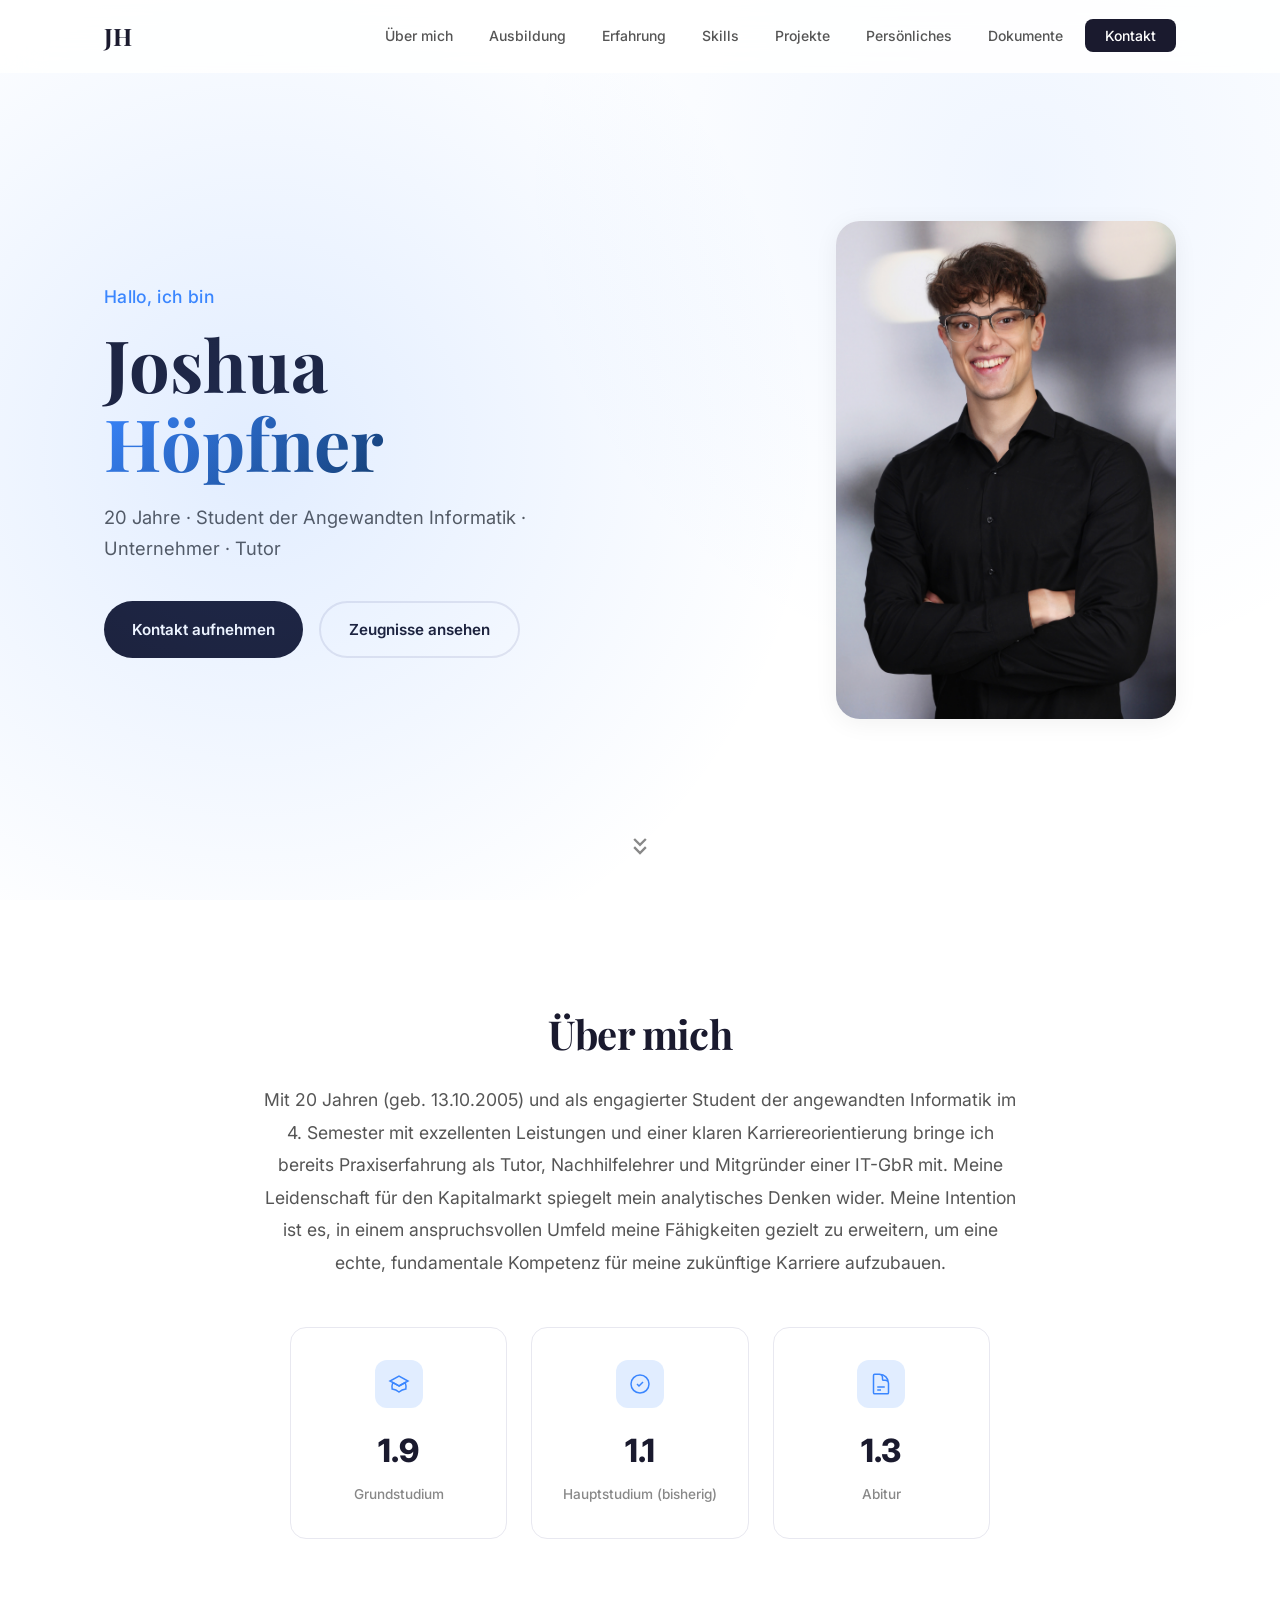
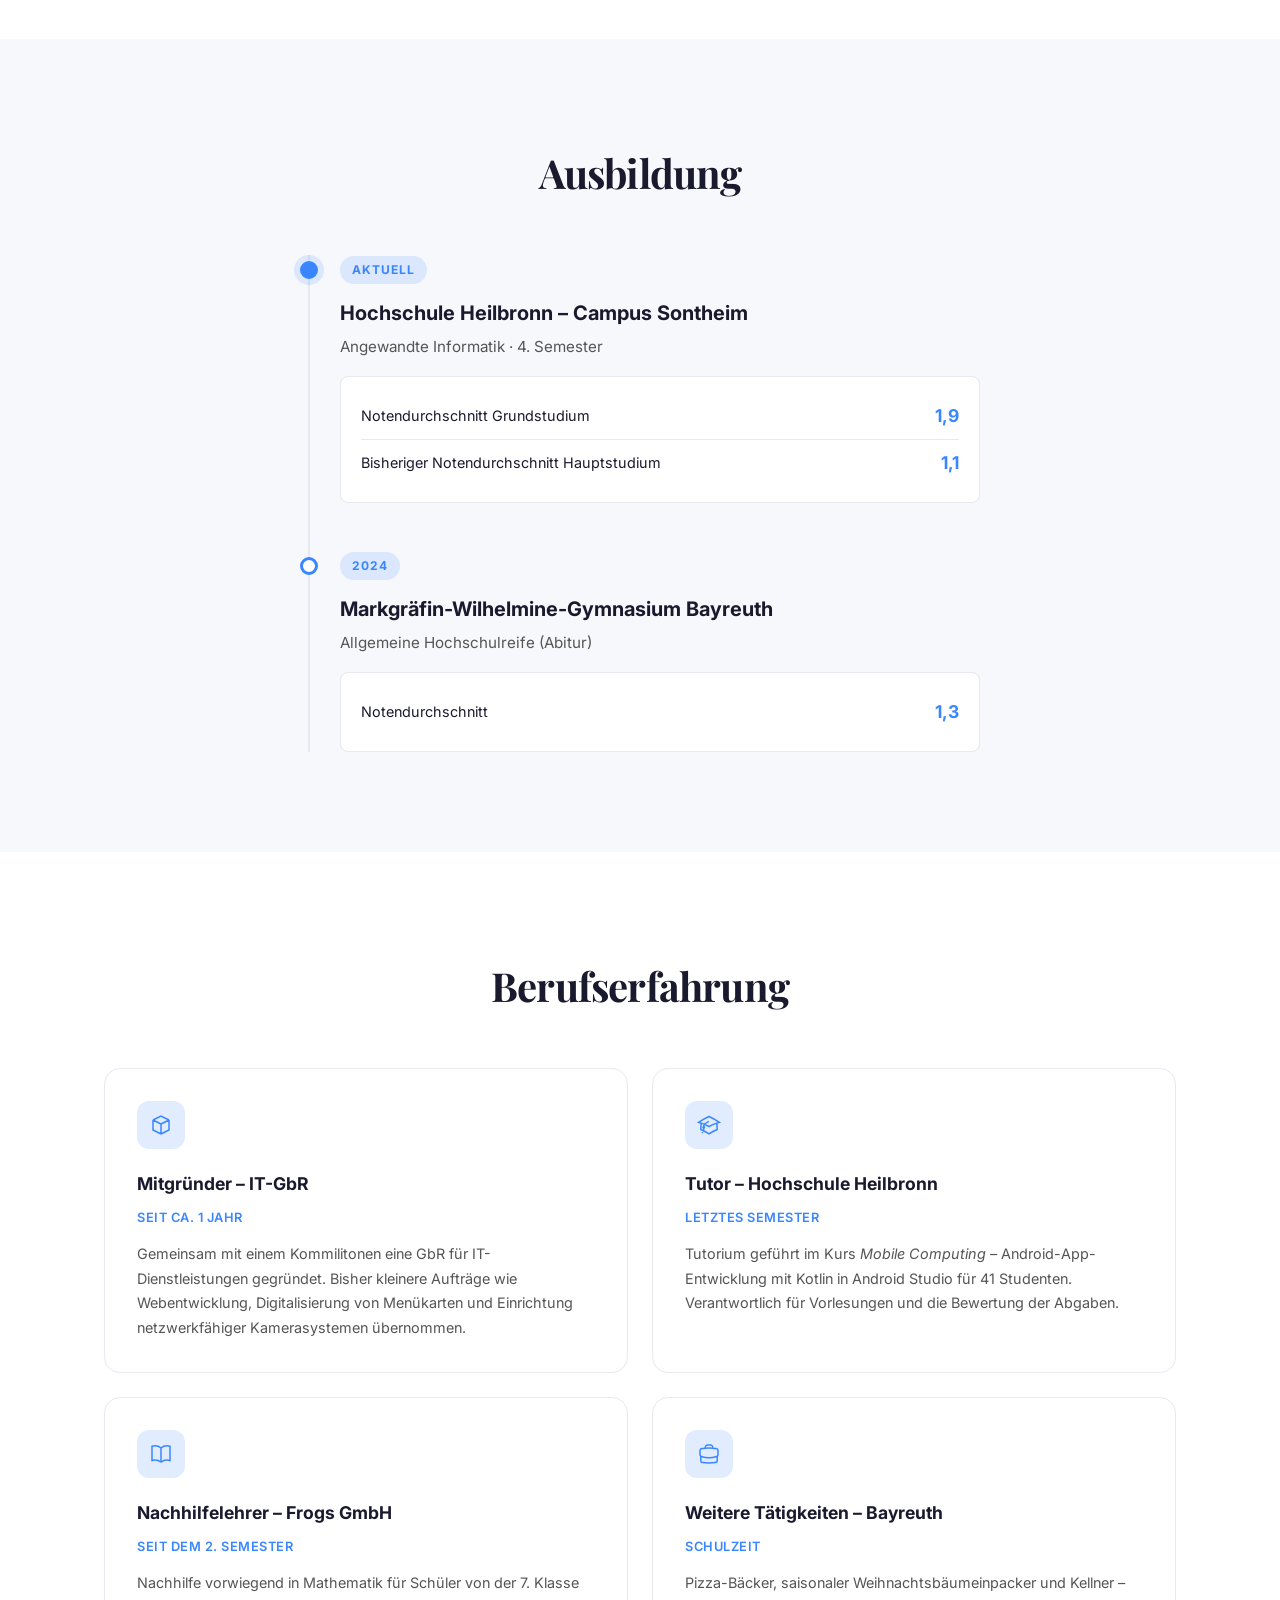
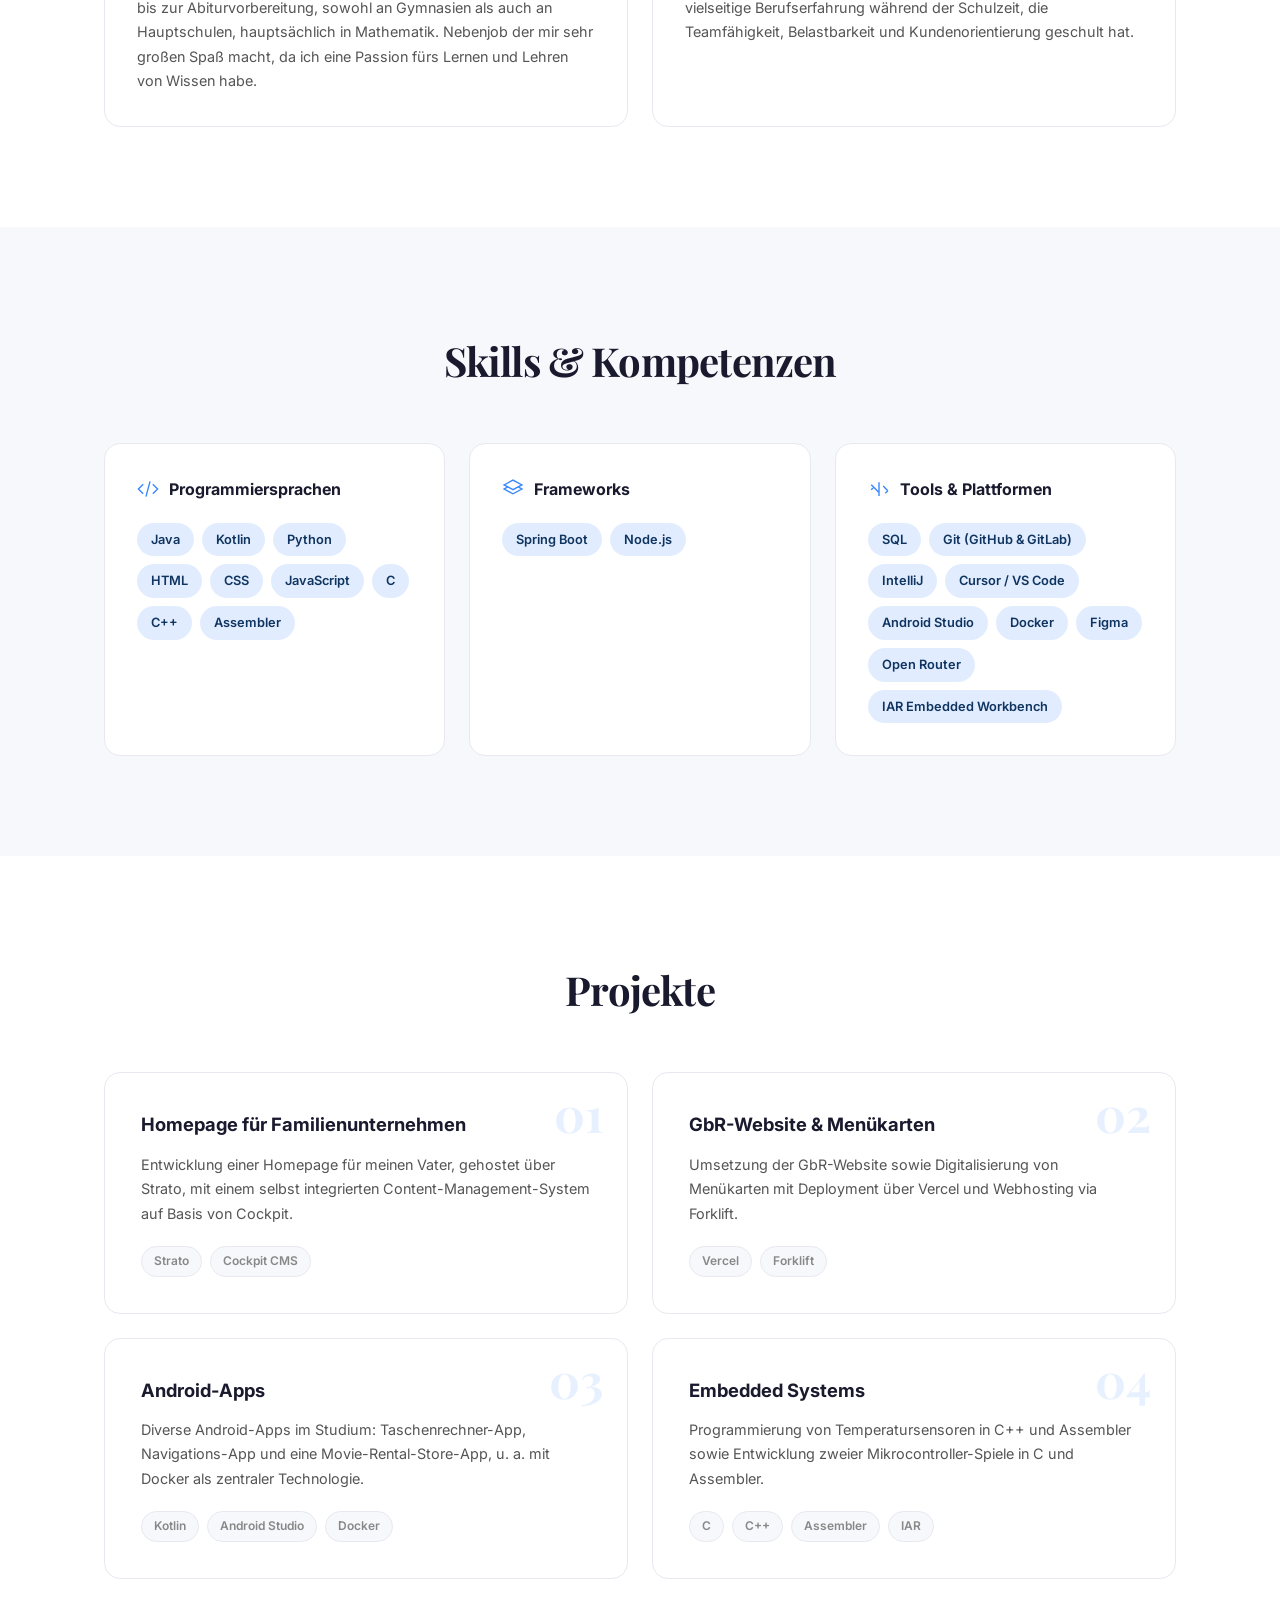
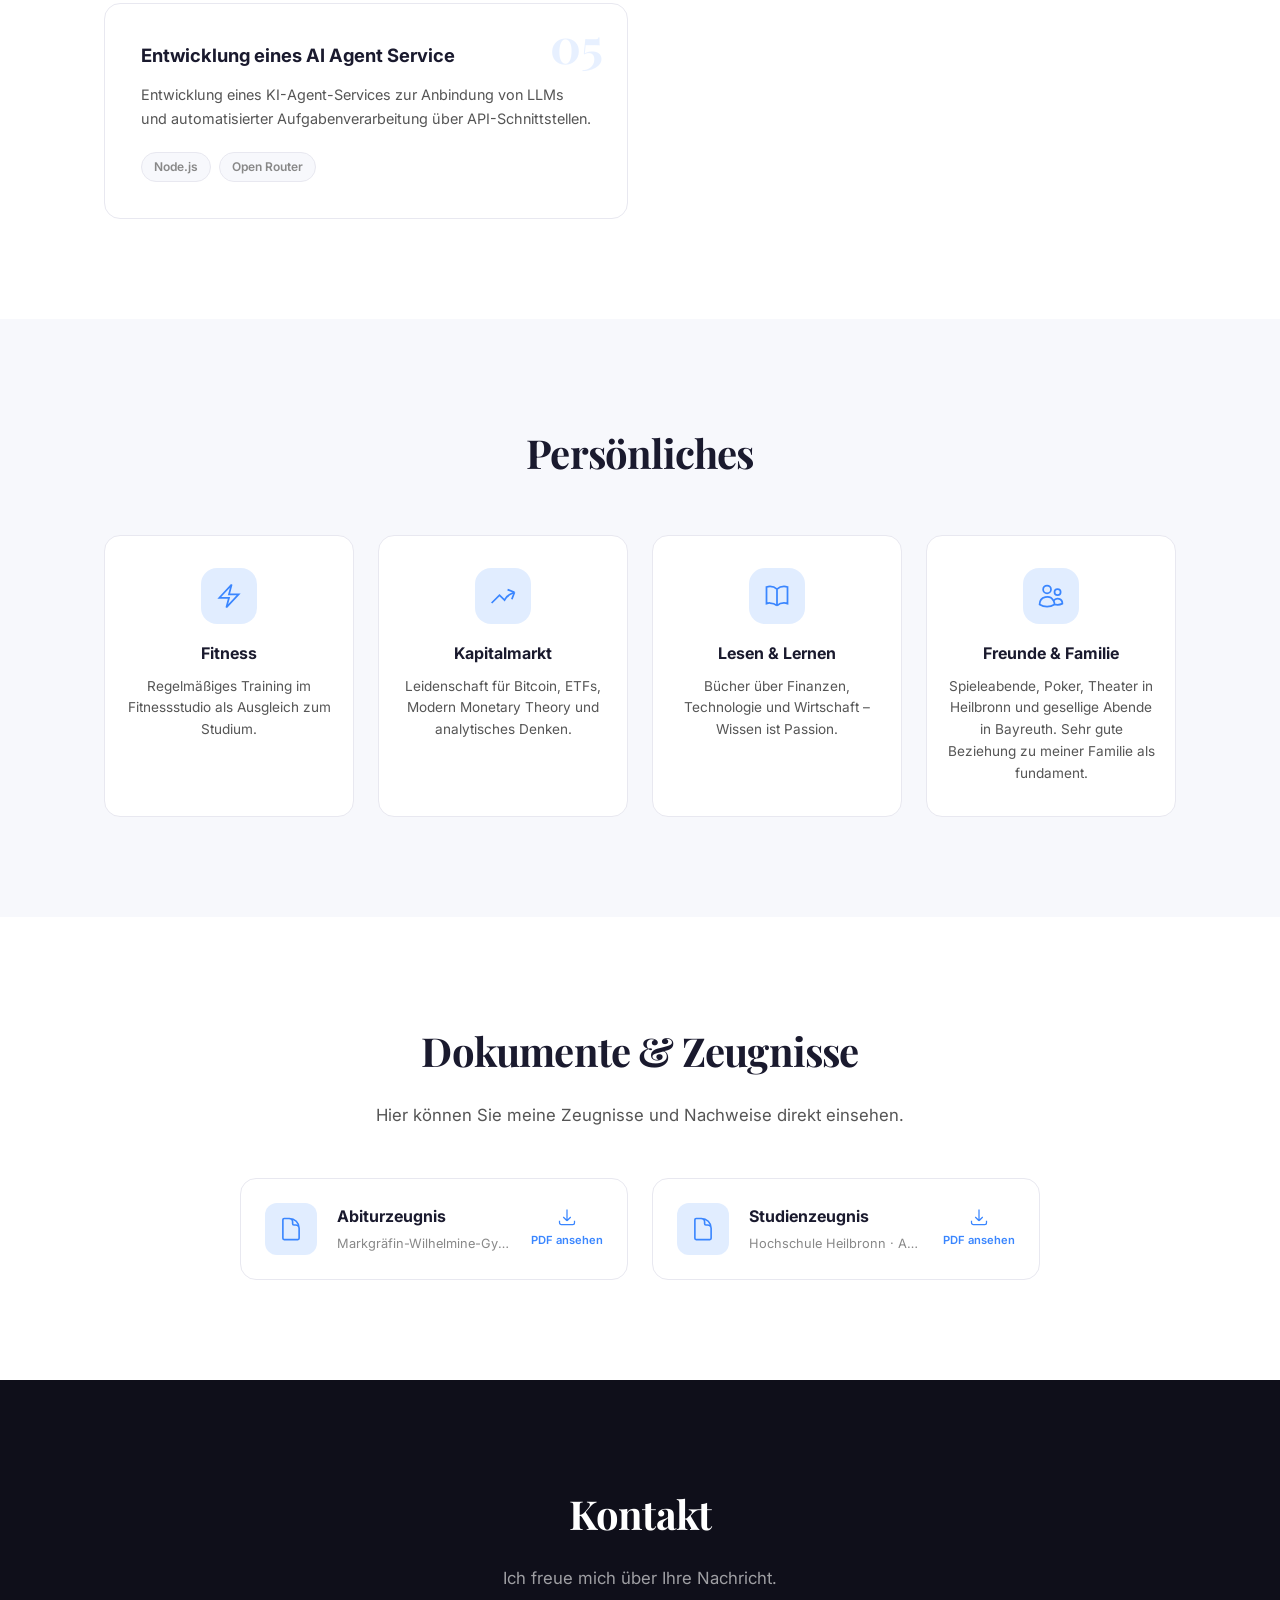
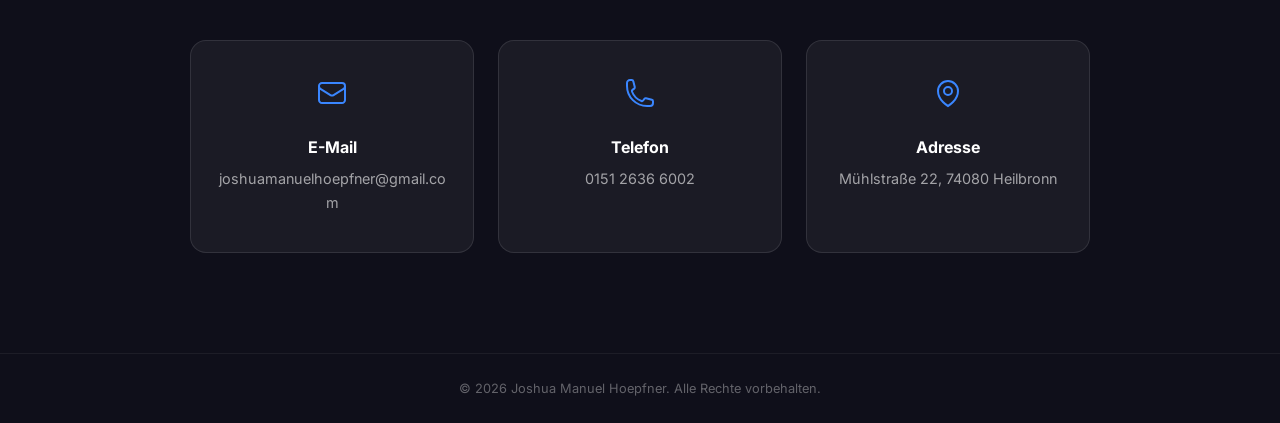
<file: index.html>
<!DOCTYPE html>
<html lang="de">
<head>
    <meta charset="UTF-8">
    <meta name="viewport" content="width=device-width, initial-scale=1.0">
    <title>CV – Joshua Höpfner</title>
    <link rel="stylesheet" href="style.css">
    <link rel="preconnect" href="https://fonts.googleapis.com">
    <link rel="preconnect" href="https://fonts.gstatic.com" crossorigin>
    <link href="https://fonts.googleapis.com/css2?family=Inter:wght@300;400;500;600;700;800&family=Playfair+Display:wght@600;700&display=swap" rel="stylesheet">
</head>
<body>
    <!-- Navigation -->
    <nav class="navbar" id="navbar">
        <div class="nav-container">
            <a href="#hero" class="nav-logo">JH</a>
            <button class="nav-toggle" id="navToggle" aria-label="Menü öffnen">
                <span></span>
                <span></span>
                <span></span>
            </button>
            <ul class="nav-links" id="navLinks">
                <li><a href="#ueber-mich">Über mich</a></li>
                <li><a href="#ausbildung">Ausbildung</a></li>
                <li><a href="#erfahrung">Erfahrung</a></li>
                <li><a href="#skills">Skills</a></li>
                <li><a href="#projekte">Projekte</a></li>
                <li><a href="#persoenliches">Persönliches</a></li>
                <li><a href="#dokumente">Dokumente</a></li>
                <li><a href="#kontakt" class="nav-cta">Kontakt</a></li>
            </ul>
        </div>
    </nav>

    <!-- Hero Section -->
    <section class="hero" id="hero">
        <div class="hero-bg-pattern"></div>
        <div class="hero-container">
            <div class="hero-text">
                <p class="hero-greeting">Hallo, ich bin</p>
                <h1 class="hero-name">Joshua<br><span>Höpfner</span></h1>
                <p class="hero-tagline">20 Jahre &middot; Student der Angewandten Informatik &middot; Unternehmer &middot; Tutor</p>
                <div class="hero-actions">
                    <a href="#kontakt" class="btn btn-primary">Kontakt aufnehmen</a>
                    <a href="#dokumente" class="btn btn-outline">Zeugnisse ansehen</a>
                </div>
            </div>
            <div class="hero-image-wrapper">
                <!-- PLATZHALTER: Ersetze src durch den Pfad zu deinem Bild, z.B. assets/img/joshua.jpg -->
                <div class="hero-image-placeholder" id="heroImage">
                    <img src="assets/img/portrait-placeholder.jpg" alt="Joshua Höpfner – Portrait" onerror="this.style.display='none'; this.parentElement.classList.add('show-fallback');">
                    <div class="hero-fallback">
                        <svg viewBox="0 0 24 24" fill="none" stroke="currentColor" stroke-width="1.5"><path d="M20 21v-2a4 4 0 0 0-4-4H8a4 4 0 0 0-4 4v2"/><circle cx="12" cy="7" r="4"/></svg>
                        <span>Bild hier einfügen</span>
                    </div>
                </div>
            </div>
        </div>
        <a href="#ueber-mich" class="scroll-indicator" aria-label="Nach unten scrollen">
            <svg viewBox="0 0 24 24" fill="none" stroke="currentColor" stroke-width="2"><path d="M7 13l5 5 5-5M7 6l5 5 5-5"/></svg>
        </a>
    </section>

    <!-- Über mich -->
    <section class="section" id="ueber-mich">
        <div class="container">
            <h2 class="section-title fade-in">Über mich</h2>
            <div class="about-content fade-in">
                <p>
                    Mit 20&nbsp;Jahren (geb. 13.10.2005) und als engagierter Student der angewandten Informatik im 4.&nbsp;Semester
                    mit exzellenten Leistungen und einer klaren Karriereorientierung bringe ich bereits Praxiserfahrung
                    als Tutor, Nachhilfelehrer und Mitgründer einer IT-GbR mit. Meine Leidenschaft für den Kapitalmarkt spiegelt mein analytisches
                    Denken wider. Meine Intention ist es, in einem anspruchsvollen Umfeld meine Fähigkeiten gezielt
                    zu erweitern, um eine echte, fundamentale Kompetenz für meine zukünftige Karriere aufzubauen.
                </p>
            </div>
            <div class="about-highlights fade-in">
                <div class="highlight-card">
                    <div class="highlight-icon">
                        <svg viewBox="0 0 24 24" fill="none" stroke="currentColor" stroke-width="1.5"><path d="M12 14l9-5-9-5-9 5 9 5z"/><path d="M12 14l6.16-3.422a12.083 12.083 0 01.665 6.479A11.952 11.952 0 0012 20.055a11.952 11.952 0 00-6.824-2.998 12.078 12.078 0 01.665-6.479L12 14z"/></svg>
                    </div>
                    <h3>1.9</h3>
                    <p>Grundstudium</p>
                </div>
                <div class="highlight-card">
                    <div class="highlight-icon">
                        <svg viewBox="0 0 24 24" fill="none" stroke="currentColor" stroke-width="1.5"><path d="M9 12l2 2 4-4m6 2a9 9 0 11-18 0 9 9 0 0118 0z"/></svg>
                    </div>
                    <h3>1.1</h3>
                    <p>Hauptstudium (bisherig)</p>
                </div>
                <div class="highlight-card">
                    <div class="highlight-icon">
                        <svg viewBox="0 0 24 24" fill="none" stroke="currentColor" stroke-width="1.5"><path d="M19.5 14.25v-2.625a3.375 3.375 0 00-3.375-3.375h-1.5A1.125 1.125 0 0113.5 7.125v-1.5a3.375 3.375 0 00-3.375-3.375H8.25m0 12.75h7.5m-7.5 3H12M10.5 2.25H5.625c-.621 0-1.125.504-1.125 1.125v17.25c0 .621.504 1.125 1.125 1.125h12.75c.621 0 1.125-.504 1.125-1.125V11.25a9 9 0 00-9-9z"/></svg>
                    </div>
                    <h3>1.3</h3>
                    <p>Abitur</p>
                </div>
            </div>
        </div>
    </section>

    <!-- Ausbildung -->
    <section class="section section-alt" id="ausbildung">
        <div class="container">
            <h2 class="section-title fade-in">Ausbildung</h2>
            <div class="timeline">
                <div class="timeline-item fade-in">
                    <div class="timeline-marker"></div>
                    <div class="timeline-content">
                        <div class="timeline-badge">Aktuell</div>
                        <h3>Hochschule Heilbronn – Campus Sontheim</h3>
                        <p class="timeline-subtitle">Angewandte Informatik &middot; 4.&nbsp;Semester</p>
                        <div class="timeline-details">
                            <div class="grade-row">
                                <span>Notendurchschnitt Grundstudium</span>
                                <span class="grade">1,9</span>
                            </div>
                            <div class="grade-row">
                                <span>Bisheriger Notendurchschnitt Hauptstudium</span>
                                <span class="grade">1,1</span>
                            </div>
                        </div>
                    </div>
                </div>
                <div class="timeline-item fade-in">
                    <div class="timeline-marker"></div>
                    <div class="timeline-content">
                        <div class="timeline-badge">2024</div>
                        <h3>Markgräfin-Wilhelmine-Gymnasium Bayreuth</h3>
                        <p class="timeline-subtitle">Allgemeine Hochschulreife (Abitur)</p>
                        <div class="timeline-details">
                            <div class="grade-row">
                                <span>Notendurchschnitt</span>
                                <span class="grade">1,3</span>
                            </div>
                        </div>
                    </div>
                </div>
            </div>
        </div>
    </section>

    <!-- Berufserfahrung -->
    <section class="section" id="erfahrung">
        <div class="container">
            <h2 class="section-title fade-in">Berufserfahrung</h2>
            <div class="experience-grid">

                <div class="exp-card fade-in">
                    <div class="exp-icon">
                        <svg viewBox="0 0 24 24" fill="none" stroke="currentColor" stroke-width="1.5"><path d="M20 7l-8-4-8 4m16 0l-8 4m8-4v10l-8 4m0-10L4 7m8 4v10M4 7v10l8 4"/></svg>
                    </div>
                    <div class="exp-header">
                        <h3>Mitgründer – IT-GbR</h3>
                        <span class="exp-time">seit ca. 1 Jahr</span>
                    </div>
                    <p>
                        Gemeinsam mit einem Kommilitonen eine GbR für IT-Dienstleistungen gegründet.
                        Bisher kleinere Aufträge wie Webentwicklung, Digitalisierung von Menükarten und Einrichtung
                        netzwerkfähiger Kamerasystemen übernommen.
                    </p>
                </div>

                <div class="exp-card fade-in">
                    <div class="exp-icon">
                        <svg viewBox="0 0 24 24" fill="none" stroke="currentColor" stroke-width="1.5"><path d="M4.26 10.147a60.436 60.436 0 00-.491 6.347A48.627 48.627 0 0112 20.904a48.627 48.627 0 018.232-4.41 60.46 60.46 0 00-.491-6.347m-15.482 0a50.57 50.57 0 00-2.658-.813A59.905 59.905 0 0112 3.493a59.902 59.902 0 0110.399 5.84c-.896.248-1.783.52-2.658.814m-15.482 0A50.697 50.697 0 0112 13.489a50.702 50.702 0 017.74-3.342M6.75 15a.75.75 0 100-1.5.75.75 0 000 1.5zm0 0v-3.675A55.378 55.378 0 0112 8.443m-7.007 11.55A5.981 5.981 0 006.75 15.75v-1.5"/></svg>
                    </div>
                    <div class="exp-header">
                        <h3>Tutor – Hochschule Heilbronn</h3>
                        <span class="exp-time">Letztes Semester</span>
                    </div>
                    <p>
                        Tutorium geführt im Kurs <em>Mobile Computing</em> – Android-App-Entwicklung mit
                        Kotlin in Android Studio für 41&nbsp;Studenten. Verantwortlich für Vorlesungen
                        und die Bewertung der Abgaben.
                    </p>
                </div>

                <div class="exp-card fade-in">
                    <div class="exp-icon">
                        <svg viewBox="0 0 24 24" fill="none" stroke="currentColor" stroke-width="1.5"><path d="M12 6.042A8.967 8.967 0 006 3.75c-1.052 0-2.062.18-3 .512v14.25A8.987 8.987 0 016 18c2.305 0 4.408.867 6 2.292m0-14.25a8.966 8.966 0 016-2.292c1.052 0 2.062.18 3 .512v14.25A8.987 8.987 0 0018 18a8.967 8.967 0 00-6 2.292m0-14.25v14.25"/></svg>
                    </div>
                    <div class="exp-header">
                        <h3>Nachhilfelehrer – Frogs GmbH</h3>
                        <span class="exp-time">seit dem 2. Semester</span>
                    </div>
                    <p>
                        Nachhilfe vorwiegend in Mathematik für Schüler von der 7.&nbsp;Klasse
                        bis zur Abiturvorbereitung, sowohl an Gymnasien als auch an Hauptschulen, 
                        hauptsächlich in Mathematik. Nebenjob der mir sehr großen Spaß macht, da 
                        ich eine Passion fürs Lernen und Lehren von Wissen habe.
                    </p>
                </div>

                <div class="exp-card fade-in">
                    <div class="exp-icon">
                        <svg viewBox="0 0 24 24" fill="none" stroke="currentColor" stroke-width="1.5"><path d="M20.25 14.15v4.25c0 1.094-.787 2.036-1.872 2.18-2.087.277-4.216.42-6.378.42s-4.291-.143-6.378-.42c-1.085-.144-1.872-1.086-1.872-2.18v-4.25m16.5 0a2.18 2.18 0 00.75-1.661V8.706c0-1.081-.768-2.015-1.837-2.175a48.114 48.114 0 00-3.413-.387m4.5 8.006c-.194.165-.42.295-.673.38A23.978 23.978 0 0112 15.75c-2.648 0-5.195-.429-7.577-1.22a2.016 2.016 0 01-.673-.38m0 0A2.18 2.18 0 013 12.489V8.706c0-1.081.768-2.015 1.837-2.175a48.111 48.111 0 013.413-.387m7.5 0V5.25A2.25 2.25 0 0013.5 3h-3a2.25 2.25 0 00-2.25 2.25v.894m7.5 0a48.667 48.667 0 00-7.5 0"/></svg>
                    </div>
                    <div class="exp-header">
                        <h3>Weitere Tätigkeiten – Bayreuth</h3>
                        <span class="exp-time">Schulzeit</span>
                    </div>
                    <p>
                        Pizza-Bäcker, saisonaler Weihnachtsbäumeinpacker und Kellner –
                        vielseitige Berufserfahrung während der Schulzeit, die Teamfähigkeit,
                        Belastbarkeit und Kundenorientierung geschult hat.
                    </p>
                </div>

            </div>
        </div>
    </section>

    <!-- Skills -->
    <section class="section section-alt" id="skills">
        <div class="container">
            <h2 class="section-title fade-in">Skills & Kompetenzen</h2>
            <div class="skills-grid">

                <div class="skill-category fade-in">
                    <h3>
                        <svg viewBox="0 0 24 24" fill="none" stroke="currentColor" stroke-width="1.5"><path d="M17.25 6.75L22.5 12l-5.25 5.25m-10.5 0L1.5 12l5.25-5.25m7.5-3l-4.5 16.5"/></svg>
                        Programmiersprachen
                    </h3>
                    <div class="skill-tags">
                        <span class="skill-tag">Java</span>
                        <span class="skill-tag">Kotlin</span>
                        <span class="skill-tag">Python</span>
                        <span class="skill-tag">HTML</span>
                        <span class="skill-tag">CSS</span>
                        <span class="skill-tag">JavaScript</span>
                        <span class="skill-tag">C</span>
                        <span class="skill-tag">C++</span>
                        <span class="skill-tag">Assembler</span>
                    </div>
                </div>

                <div class="skill-category fade-in">
                    <h3>
                        <svg viewBox="0 0 24 24" fill="none" stroke="currentColor" stroke-width="1.5"><path d="M6.429 9.75L2.25 12l4.179 2.25m0-4.5l5.571 3 5.571-3m-11.142 0L2.25 7.5 12 2.25l9.75 5.25-4.179 2.25m0 0L12 12.75 6.429 9.75m11.142 0l4.179 2.25L12 17.25 2.25 12l4.179-2.25m11.142 0L21.75 12l-9.75 5.25L2.25 12"/></svg>
                        Frameworks
                    </h3>
                    <div class="skill-tags">
                        <span class="skill-tag">Spring Boot</span>
                        <span class="skill-tag">Node.js</span>
                    </div>
                </div>

                <div class="skill-category fade-in">
                    <h3>
                        <svg viewBox="0 0 24 24" fill="none" stroke="currentColor" stroke-width="1.5"><path d="M11.42 15.17l-5.1-5.1m0 0L3.5 12.89m2.82-2.82L3.5 7.25M16.58 8.83l5.1 5.1m0 0l-2.82 2.82m2.82-2.82l-2.82-2.82M12 19.5v-15"/></svg>
                        Tools & Plattformen
                    </h3>
                    <div class="skill-tags">
                        <span class="skill-tag">SQL</span>
                        <span class="skill-tag">Git (GitHub & GitLab)</span>
                        <span class="skill-tag">IntelliJ</span>
                        <span class="skill-tag">Cursor / VS Code</span>
                        <span class="skill-tag">Android Studio</span>
                        <span class="skill-tag">Docker</span>
                        <span class="skill-tag">Figma</span>
                        <span class="skill-tag">Open Router</span>
                        <span class="skill-tag">IAR Embedded Workbench</span>
                    </div>
                </div>

            </div>
        </div>
    </section>

    <!-- Projekte -->
    <section class="section" id="projekte">
        <div class="container">
            <h2 class="section-title fade-in">Projekte</h2>
            <div class="projects-grid">

                <div class="project-card fade-in">
                    <div class="project-number">01</div>
                    <h3>Homepage für Familienunternehmen</h3>
                    <p>
                        Entwicklung einer Homepage für meinen Vater, gehostet über Strato,
                        mit einem selbst integrierten Content-Management-System auf Basis von Cockpit.
                    </p>
                    <div class="project-tech">
                        <span>Strato</span><span>Cockpit CMS</span>
                    </div>
                </div>

                <div class="project-card fade-in">
                    <div class="project-number">02</div>
                    <h3>GbR-Website & Menükarten</h3>
                    <p>
                        Umsetzung der GbR-Website sowie Digitalisierung von Menükarten
                        mit Deployment über Vercel und Webhosting via Forklift.
                    </p>
                    <div class="project-tech">
                        <span>Vercel</span><span>Forklift</span>
                    </div>
                </div>

                <div class="project-card fade-in">
                    <div class="project-number">03</div>
                    <h3>Android-Apps</h3>
                    <p>
                        Diverse Android-Apps im Studium: Taschenrechner-App, Navigations-App
                        und eine Movie-Rental-Store-App, u.&nbsp;a. mit Docker als zentraler Technologie.
                    </p>
                    <div class="project-tech">
                        <span>Kotlin</span><span>Android Studio</span><span>Docker</span>
                    </div>
                </div>

                <div class="project-card fade-in">
                    <div class="project-number">04</div>
                    <h3>Embedded Systems</h3>
                    <p>
                        Programmierung von Temperatursensoren in C++ und Assembler sowie
                        Entwicklung zweier Mikrocontroller-Spiele in C und Assembler.
                    </p>
                    <div class="project-tech">
                        <span>C</span><span>C++</span><span>Assembler</span><span>IAR</span>
                    </div>
                </div>

                <div class="project-card fade-in">
                    <div class="project-number">05</div>
                    <h3>Entwicklung eines AI Agent Service</h3>
                    <p>
                        Entwicklung eines KI-Agent-Services zur Anbindung von LLMs und
                        automatisierter Aufgabenverarbeitung über API-Schnittstellen.
                    </p>
                    <div class="project-tech">
                        <span>Node.js</span><span>Open Router</span>
                    </div>
                </div>

            </div>
        </div>
    </section>

    <!-- Persönliches -->
    <section class="section section-alt" id="persoenliches">
        <div class="container">
            <h2 class="section-title fade-in">Persönliches</h2>
            <div class="personal-grid fade-in">

                <div class="personal-card">
                    <div class="personal-icon">
                        <svg viewBox="0 0 24 24" fill="none" stroke="currentColor" stroke-width="1.5"><path d="M3.75 13.5l10.5-11.25L12 10.5h8.25L9.75 21.75 12 13.5H3.75z"/></svg>
                    </div>
                    <h3>Fitness</h3>
                    <p>Regelmäßiges Training im Fitnessstudio als Ausgleich zum Studium.</p>
                </div>

                <div class="personal-card">
                    <div class="personal-icon">
                        <svg viewBox="0 0 24 24" fill="none" stroke="currentColor" stroke-width="1.5"><path d="M2.25 18L9 11.25l4.306 4.307a11.95 11.95 0 015.814-5.519l2.74-1.22m0 0l-5.94-2.28m5.94 2.28l-2.28 5.941"/></svg>
                    </div>
                    <h3>Kapitalmarkt</h3>
                    <p>Leidenschaft für Bitcoin, ETFs, Modern Monetary Theory und analytisches Denken.</p>
                </div>

                <div class="personal-card">
                    <div class="personal-icon">
                        <svg viewBox="0 0 24 24" fill="none" stroke="currentColor" stroke-width="1.5"><path d="M12 6.042A8.967 8.967 0 006 3.75c-1.052 0-2.062.18-3 .512v14.25A8.987 8.987 0 016 18c2.305 0 4.408.867 6 2.292m0-14.25a8.966 8.966 0 016-2.292c1.052 0 2.062.18 3 .512v14.25A8.987 8.987 0 0018 18a8.967 8.967 0 00-6 2.292m0-14.25v14.25"/></svg>
                    </div>
                    <h3>Lesen & Lernen</h3>
                    <p>Bücher über Finanzen, Technologie und Wirtschaft – Wissen ist Passion.</p>
                </div>

                <div class="personal-card">
                    <div class="personal-icon">
                        <svg viewBox="0 0 24 24" fill="none" stroke="currentColor" stroke-width="1.5"><path d="M15 19.128a9.38 9.38 0 002.625.372 9.337 9.337 0 004.121-.952 4.125 4.125 0 00-7.533-2.493M15 19.128v-.003c0-1.113-.285-2.16-.786-3.07M15 19.128v.106A12.318 12.318 0 018.624 21c-2.331 0-4.512-.645-6.374-1.766l-.001-.109a6.375 6.375 0 0111.964-3.07M12 6.375a3.375 3.375 0 11-6.75 0 3.375 3.375 0 016.75 0zm8.25 2.25a2.625 2.625 0 11-5.25 0 2.625 2.625 0 015.25 0z"/></svg>
                    </div>
                    <h3>Freunde & Familie</h3>
                    <p>Spieleabende, Poker, Theater in Heilbronn und gesellige Abende in Bayreuth. 
                        Sehr gute Beziehung zu meiner Familie als fundament.</p>
                </div>

            </div>
        </div>
    </section>

    <!-- Dokumente -->
    <section class="section" id="dokumente">
        <div class="container">
            <h2 class="section-title fade-in">Dokumente & Zeugnisse</h2>
            <p class="section-subtitle fade-in">Hier können Sie meine Zeugnisse und Nachweise direkt einsehen.</p>
            <div class="docs-grid fade-in">

                <a href="assets/docs/Abiturzeugnis Josh.pdf" target="_blank" class="doc-card">
                    <div class="doc-icon">
                        <svg viewBox="0 0 24 24" fill="none" stroke="currentColor" stroke-width="1.5"><path d="M19.5 14.25v-2.625a3.375 3.375 0 00-3.375-3.375h-1.5A1.125 1.125 0 0113.5 7.125v-1.5a3.375 3.375 0 00-3.375-3.375H8.25m2.25 0H5.625c-.621 0-1.125.504-1.125 1.125v17.25c0 .621.504 1.125 1.125 1.125h12.75c.621 0 1.125-.504 1.125-1.125V11.25a9 9 0 00-9-9z"/></svg>
                    </div>
                    <div class="doc-info">
                        <h3>Abiturzeugnis</h3>
                        <p>Markgräfin-Wilhelmine-Gymnasium Bayreuth &middot; 2024</p>
                    </div>
                    <div class="doc-action">
                        <svg viewBox="0 0 24 24" fill="none" stroke="currentColor" stroke-width="1.5"><path d="M3 16.5v2.25A2.25 2.25 0 005.25 21h13.5A2.25 2.25 0 0021 18.75V16.5M16.5 12L12 16.5m0 0L7.5 12m4.5 4.5V3"/></svg>
                        <span>PDF ansehen</span>
                    </div>
                </a>

                <a href="assets/docs/studienzeugnis.pdf" target="_blank" class="doc-card">
                    <div class="doc-icon">
                        <svg viewBox="0 0 24 24" fill="none" stroke="currentColor" stroke-width="1.5"><path d="M19.5 14.25v-2.625a3.375 3.375 0 00-3.375-3.375h-1.5A1.125 1.125 0 0113.5 7.125v-1.5a3.375 3.375 0 00-3.375-3.375H8.25m2.25 0H5.625c-.621 0-1.125.504-1.125 1.125v17.25c0 .621.504 1.125 1.125 1.125h12.75c.621 0 1.125-.504 1.125-1.125V11.25a9 9 0 00-9-9z"/></svg>
                    </div>
                    <div class="doc-info">
                        <h3>Studienzeugnis</h3>
                        <p>Hochschule Heilbronn &middot; Angewandte Informatik</p>
                    </div>
                    <div class="doc-action">
                        <svg viewBox="0 0 24 24" fill="none" stroke="currentColor" stroke-width="1.5"><path d="M3 16.5v2.25A2.25 2.25 0 005.25 21h13.5A2.25 2.25 0 0021 18.75V16.5M16.5 12L12 16.5m0 0L7.5 12m4.5 4.5V3"/></svg>
                        <span>PDF ansehen</span>
                    </div>
                </a>

            </div>
        </div>
    </section>

    <!-- Kontakt -->
    <section class="section section-dark" id="kontakt">
        <div class="container">
            <h2 class="section-title fade-in">Kontakt</h2>
            <p class="section-subtitle fade-in light">Ich freue mich über Ihre Nachricht.</p>
            <div class="contact-grid fade-in">

                <a href="mailto:joshuamanuelhoepfner@gmail.com" class="contact-card">
                    <svg viewBox="0 0 24 24" fill="none" stroke="currentColor" stroke-width="1.5"><path d="M21.75 6.75v10.5a2.25 2.25 0 01-2.25 2.25h-15a2.25 2.25 0 01-2.25-2.25V6.75m19.5 0A2.25 2.25 0 0019.5 4.5h-15a2.25 2.25 0 00-2.25 2.25m19.5 0v.243a2.25 2.25 0 01-1.07 1.916l-7.5 4.615a2.25 2.25 0 01-2.36 0L3.32 8.91a2.25 2.25 0 01-1.07-1.916V6.75"/></svg>
                    <h3>E-Mail</h3>
                    <p>joshuamanuelhoepfner@gmail.com</p>
                </a>

                <a href="tel:+4915126366002" class="contact-card">
                    <svg viewBox="0 0 24 24" fill="none" stroke="currentColor" stroke-width="1.5"><path d="M2.25 6.75c0 8.284 6.716 15 15 15h2.25a2.25 2.25 0 002.25-2.25v-1.372c0-.516-.351-.966-.852-1.091l-4.423-1.106c-.44-.11-.902.055-1.173.417l-.97 1.293c-.282.376-.769.542-1.21.38a12.035 12.035 0 01-7.143-7.143c-.162-.441.004-.928.38-1.21l1.293-.97c.363-.271.527-.734.417-1.173L6.963 3.102a1.125 1.125 0 00-1.091-.852H4.5A2.25 2.25 0 002.25 4.5v2.25z"/></svg>
                    <h3>Telefon</h3>
                    <p>0151 2636 6002</p>
                </a>

                <div class="contact-card">
                    <svg viewBox="0 0 24 24" fill="none" stroke="currentColor" stroke-width="1.5"><path d="M15 10.5a3 3 0 11-6 0 3 3 0 016 0z"/><path d="M19.5 10.5c0 7.142-7.5 11.25-7.5 11.25S4.5 17.642 4.5 10.5a7.5 7.5 0 1115 0z"/></svg>
                    <h3>Adresse</h3>
                    <p>Mühlstraße 22, 74080 Heilbronn</p>
                </div>

            </div>
        </div>
    </section>

    <!-- Footer -->
    <footer class="footer">
        <div class="container">
            <p>&copy; 2026 Joshua Manuel Hoepfner. Alle Rechte vorbehalten.</p>
        </div>
    </footer>

    <script src="script.js"></script>
</body>
</html>
</file>
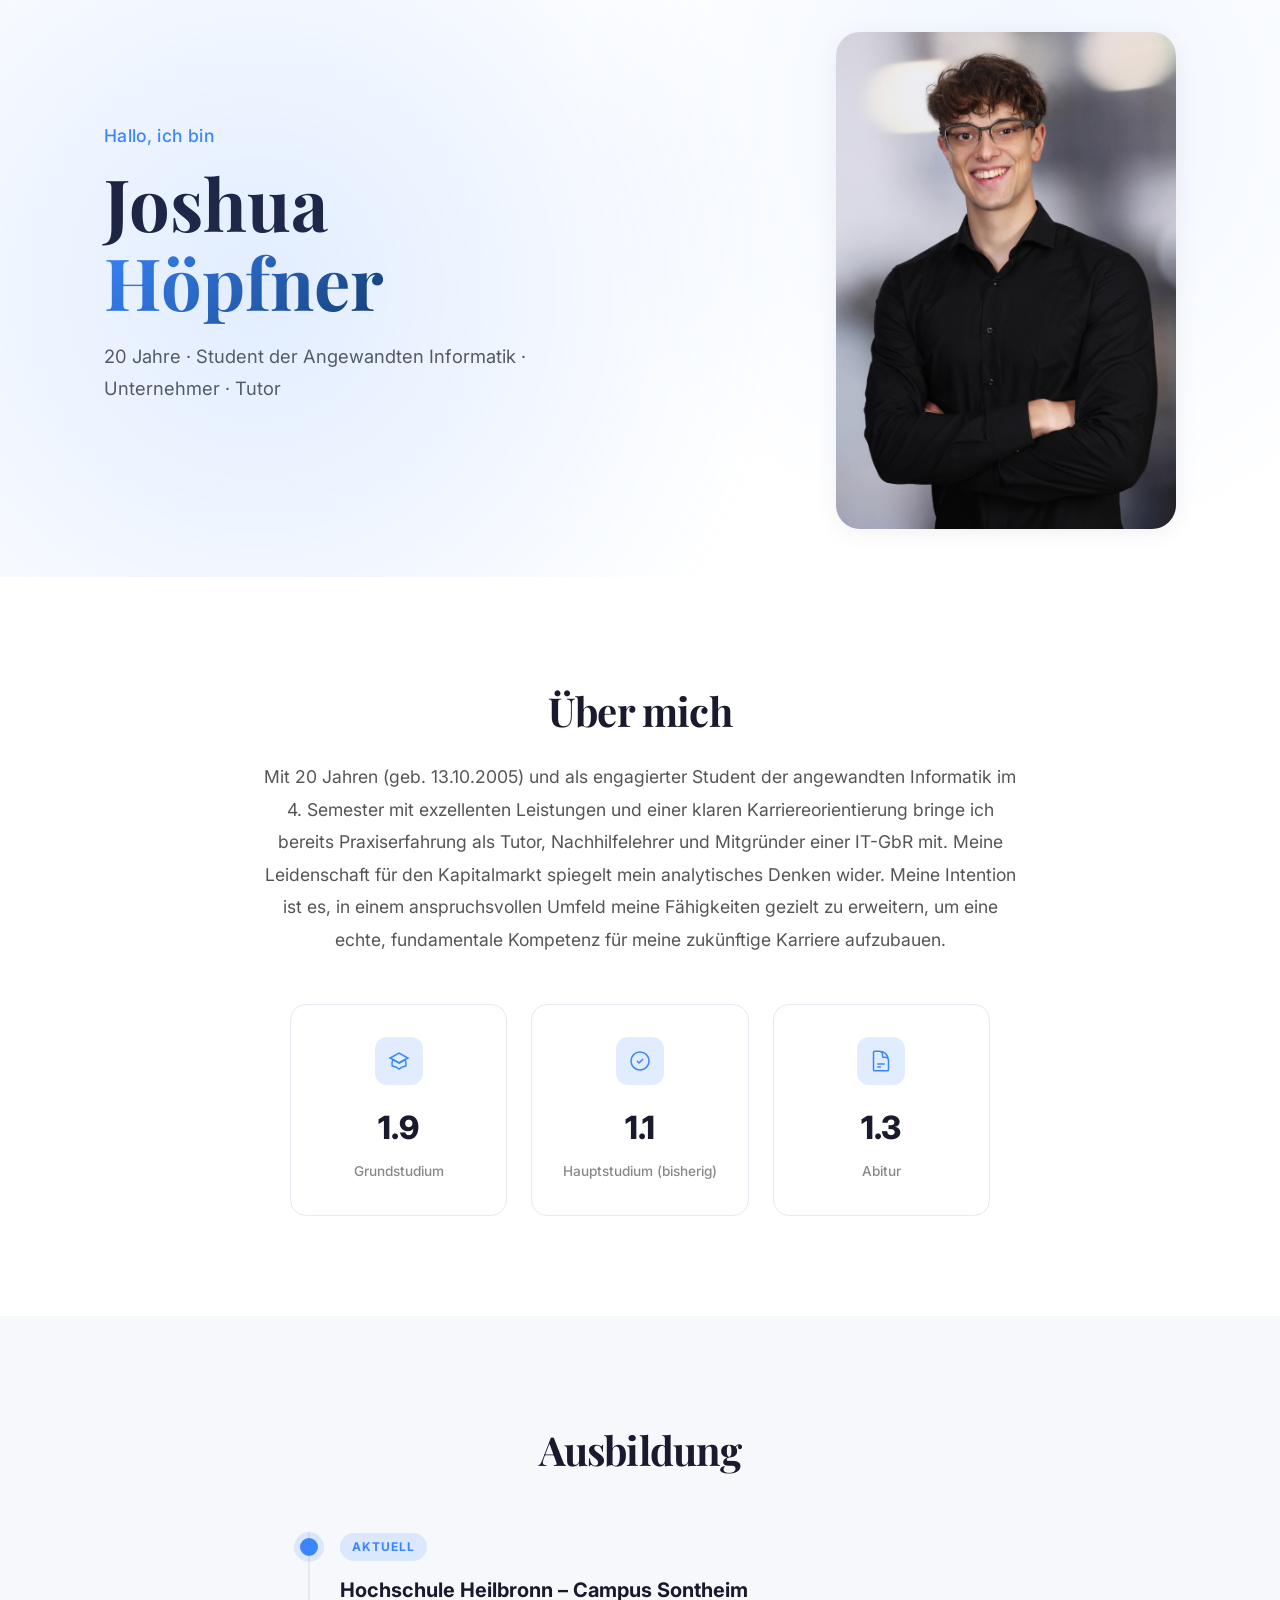
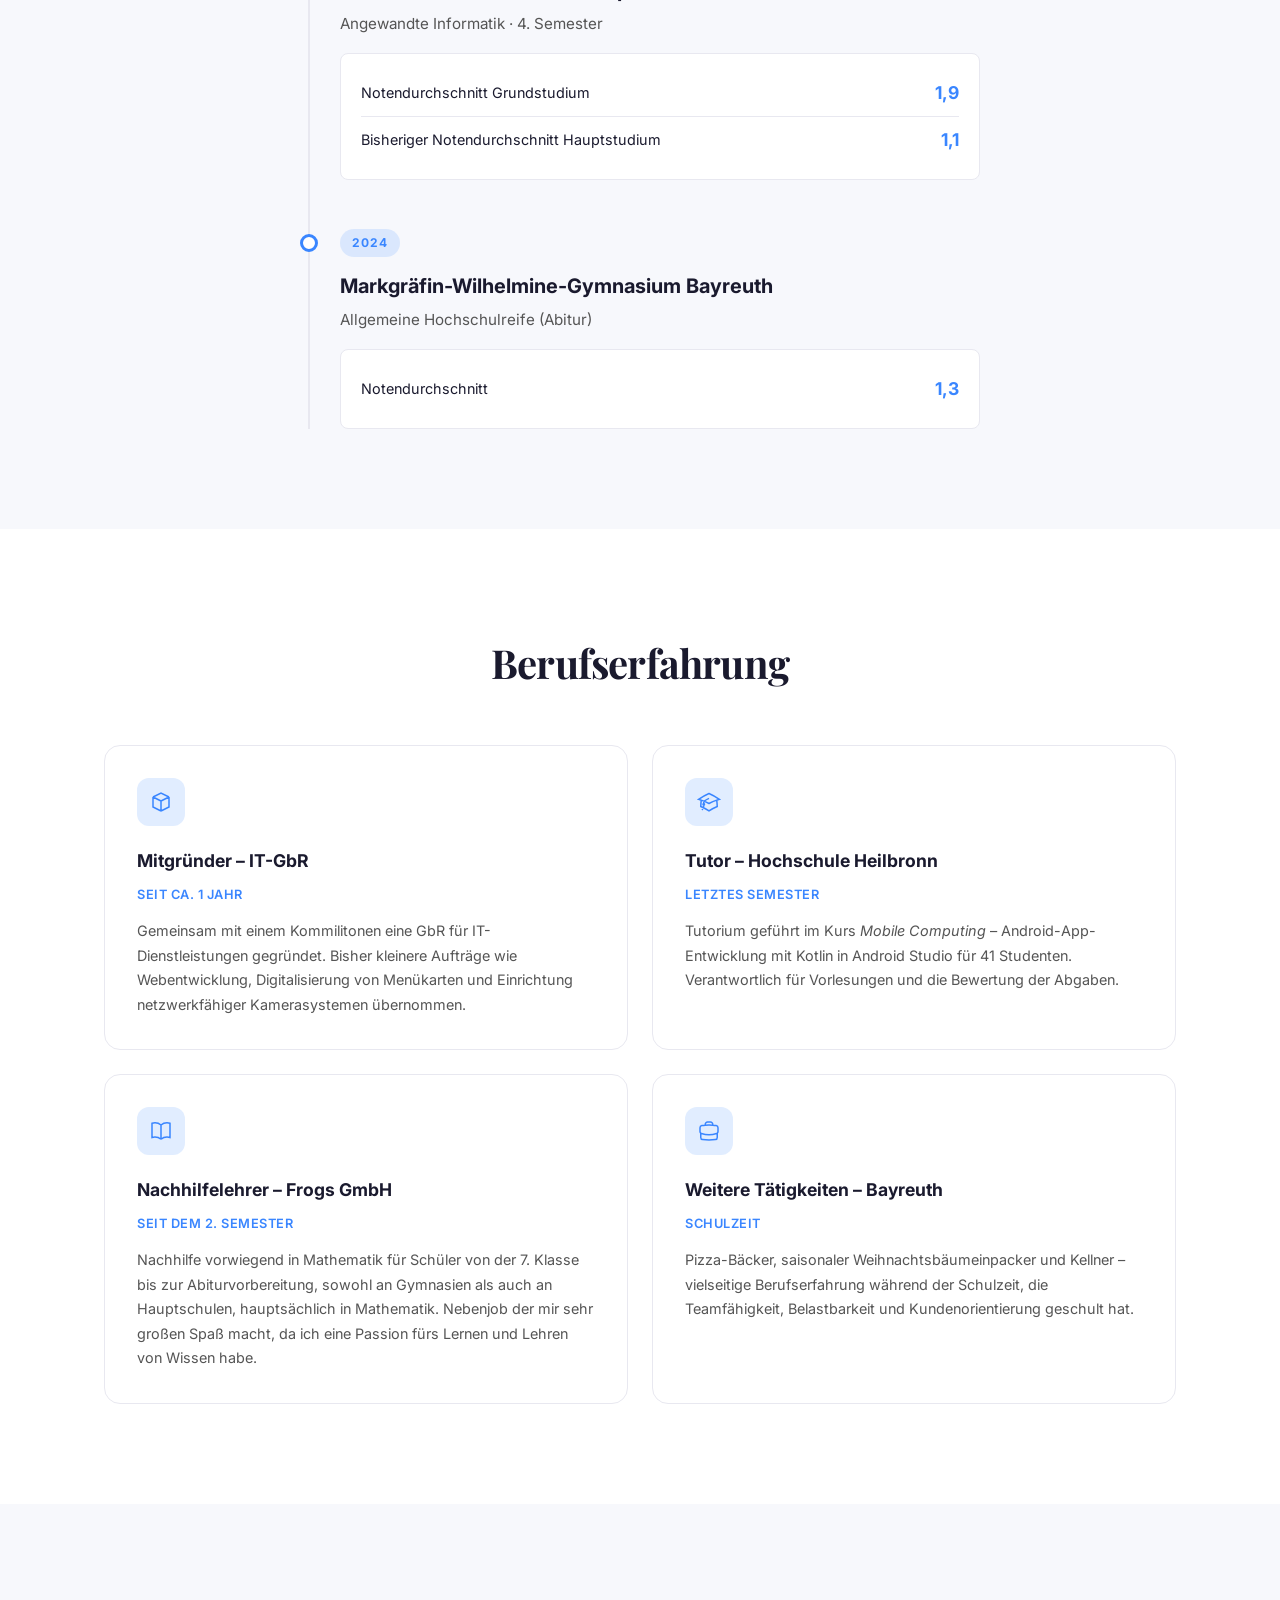
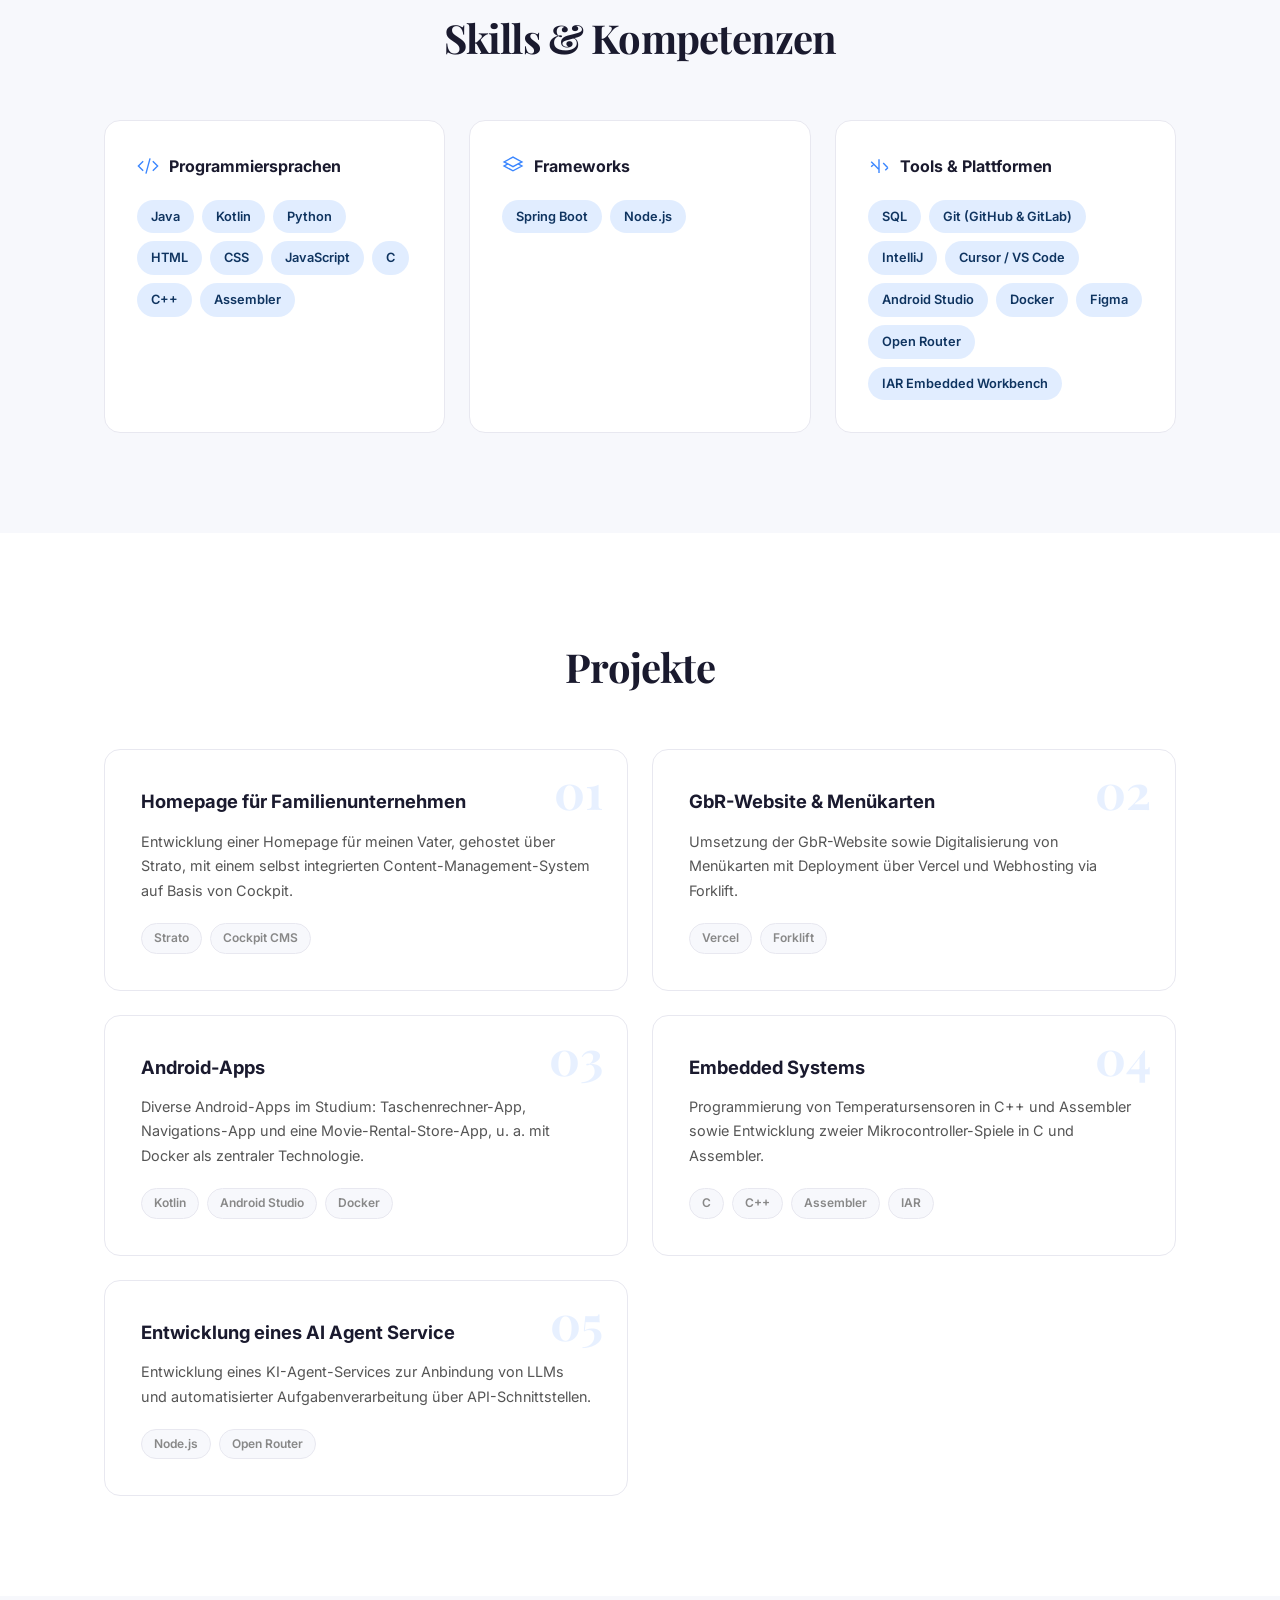
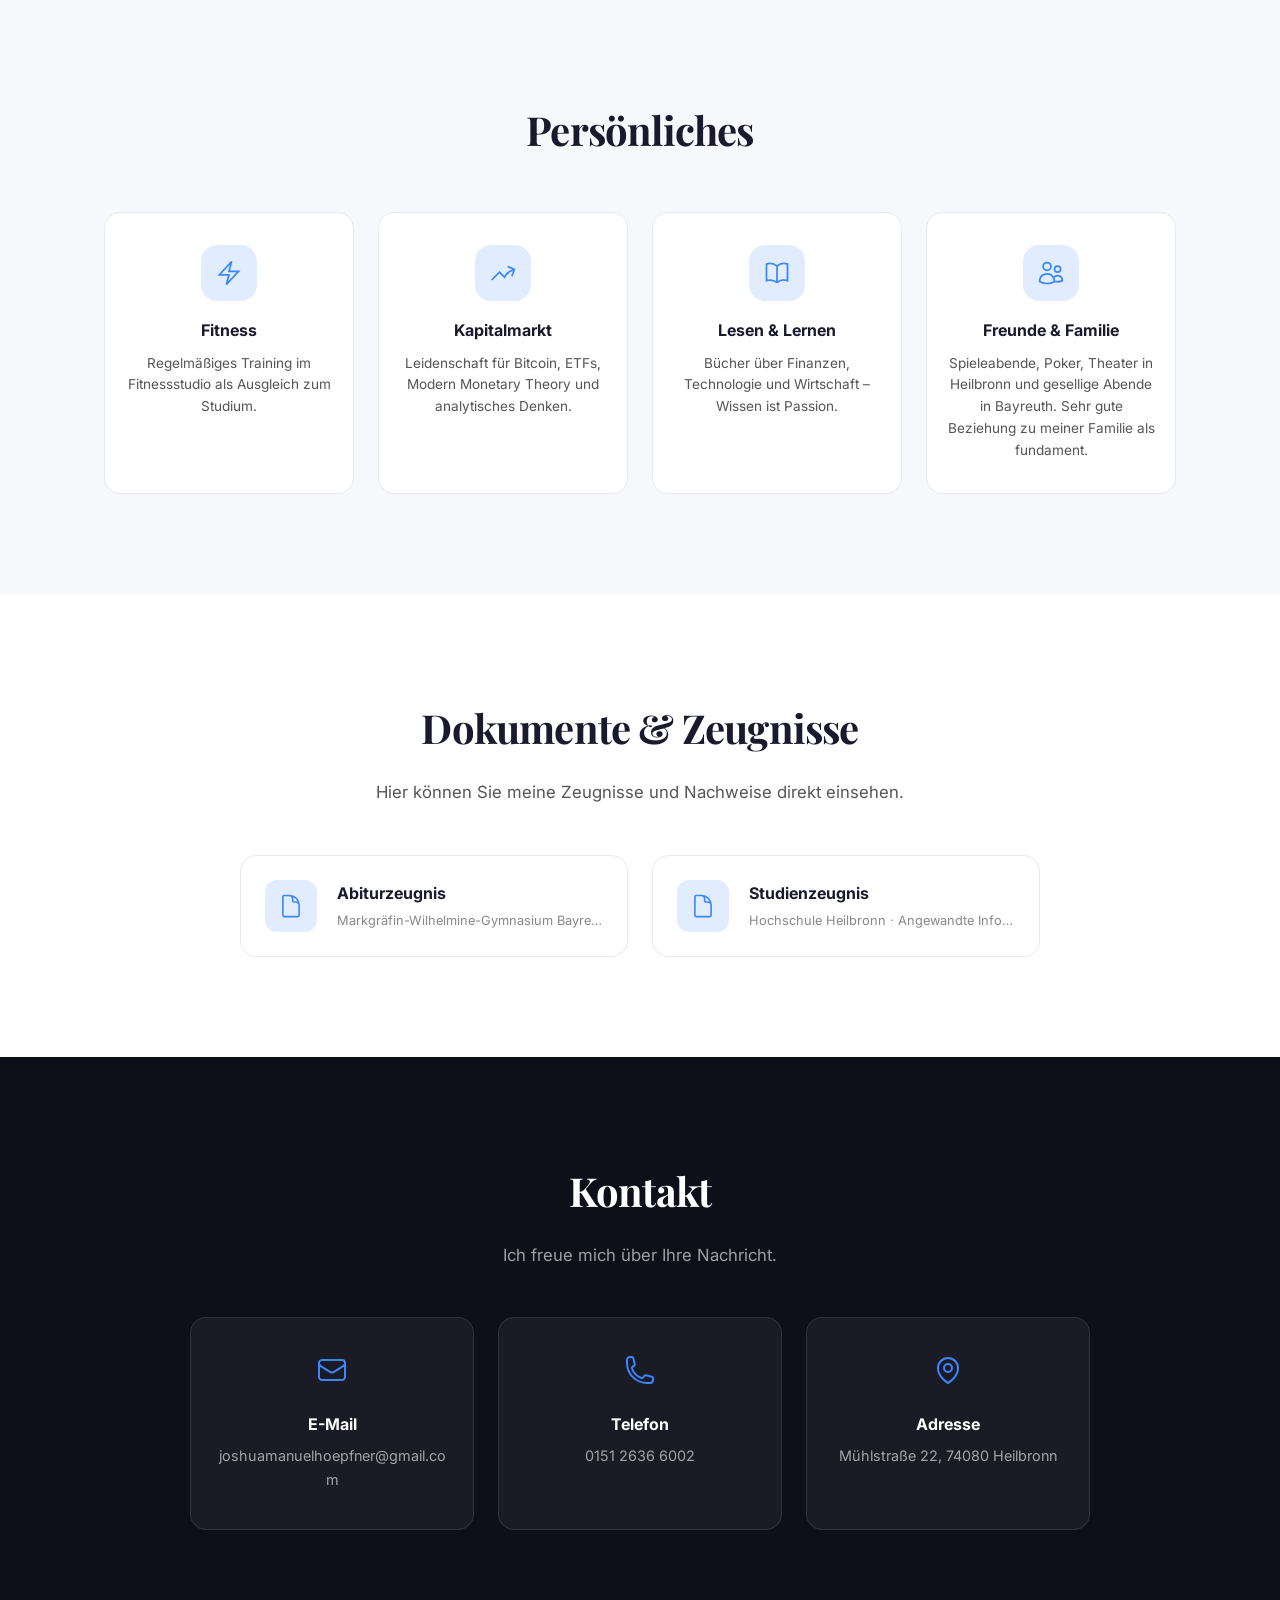
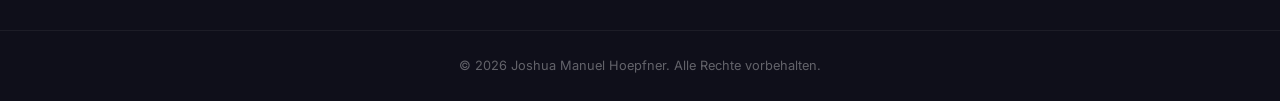
<file: lebenslauf-print.html>
<!DOCTYPE html>
<html lang="de">
<head>
    <meta charset="UTF-8">
    <meta name="viewport" content="width=device-width, initial-scale=1.0">
    <title>Lebenslauf – Joshua Höpfner (PDF-Export)</title>
    <link rel="stylesheet" href="style.css">
    <link rel="stylesheet" href="style-print.css">
    <link rel="preconnect" href="https://fonts.googleapis.com">
    <link rel="preconnect" href="https://fonts.gstatic.com" crossorigin>
    <link href="https://fonts.googleapis.com/css2?family=Inter:wght@300;400;500;600;700;800&family=Playfair+Display:wght@600;700&display=swap" rel="stylesheet">
</head>
<body class="print-cv">
    <!-- Navigation -->
    <nav class="navbar" id="navbar">
        <div class="nav-container">
            <a href="#hero" class="nav-logo">JH</a>
            <button class="nav-toggle" id="navToggle" aria-label="Menü öffnen">
                <span></span>
                <span></span>
                <span></span>
            </button>
            <ul class="nav-links" id="navLinks">
                <li><a href="#ueber-mich">Über mich</a></li>
                <li><a href="#ausbildung">Ausbildung</a></li>
                <li><a href="#erfahrung">Erfahrung</a></li>
                <li><a href="#skills">Skills</a></li>
                <li><a href="#projekte">Projekte</a></li>
                <li><a href="#persoenliches">Persönliches</a></li>
                <li><a href="#dokumente">Dokumente</a></li>
                <li><a href="#kontakt" class="nav-cta">Kontakt</a></li>
            </ul>
        </div>
    </nav>

    <!-- Hero Section -->
    <section class="hero" id="hero">
        <div class="hero-bg-pattern"></div>
        <div class="hero-container">
            <div class="hero-text">
                <p class="hero-greeting">Hallo, ich bin</p>
                <h1 class="hero-name">Joshua<br><span>Höpfner</span></h1>
                <p class="hero-tagline">20 Jahre &middot; Student der Angewandten Informatik &middot; Unternehmer &middot; Tutor</p>
                <div class="hero-actions">
                    <a href="#kontakt" class="btn btn-primary">Kontakt aufnehmen</a>
                    <a href="#dokumente" class="btn btn-outline">Zeugnisse ansehen</a>
                </div>
            </div>
            <div class="hero-image-wrapper">
                <!-- PLATZHALTER: Ersetze src durch den Pfad zu deinem Bild, z.B. assets/img/joshua.jpg -->
                <div class="hero-image-placeholder" id="heroImage">
                    <img src="assets/img/portrait-placeholder.jpg" alt="Joshua Höpfner – Portrait" onerror="this.style.display='none'; this.parentElement.classList.add('show-fallback');">
                    <div class="hero-fallback">
                        <svg viewBox="0 0 24 24" fill="none" stroke="currentColor" stroke-width="1.5"><path d="M20 21v-2a4 4 0 0 0-4-4H8a4 4 0 0 0-4 4v2"/><circle cx="12" cy="7" r="4"/></svg>
                        <span>Bild hier einfügen</span>
                    </div>
                </div>
            </div>
        </div>
        <a href="#ueber-mich" class="scroll-indicator" aria-label="Nach unten scrollen">
            <svg viewBox="0 0 24 24" fill="none" stroke="currentColor" stroke-width="2"><path d="M7 13l5 5 5-5M7 6l5 5 5-5"/></svg>
        </a>
    </section>

    <!-- Über mich -->
    <section class="section" id="ueber-mich">
        <div class="container">
            <h2 class="section-title fade-in">Über mich</h2>
            <div class="about-content fade-in">
                <p>
                    Mit 20&nbsp;Jahren (geb. 13.10.2005) und als engagierter Student der angewandten Informatik im 4.&nbsp;Semester
                    mit exzellenten Leistungen und einer klaren Karriereorientierung bringe ich bereits Praxiserfahrung
                    als Tutor, Nachhilfelehrer und Mitgründer einer IT-GbR mit. Meine Leidenschaft für den Kapitalmarkt spiegelt mein analytisches
                    Denken wider. Meine Intention ist es, in einem anspruchsvollen Umfeld meine Fähigkeiten gezielt
                    zu erweitern, um eine echte, fundamentale Kompetenz für meine zukünftige Karriere aufzubauen.
                </p>
            </div>
            <div class="about-highlights fade-in">
                <div class="highlight-card">
                    <div class="highlight-icon">
                        <svg viewBox="0 0 24 24" fill="none" stroke="currentColor" stroke-width="1.5"><path d="M12 14l9-5-9-5-9 5 9 5z"/><path d="M12 14l6.16-3.422a12.083 12.083 0 01.665 6.479A11.952 11.952 0 0012 20.055a11.952 11.952 0 00-6.824-2.998 12.078 12.078 0 01.665-6.479L12 14z"/></svg>
                    </div>
                    <h3>1.9</h3>
                    <p>Grundstudium</p>
                </div>
                <div class="highlight-card">
                    <div class="highlight-icon">
                        <svg viewBox="0 0 24 24" fill="none" stroke="currentColor" stroke-width="1.5"><path d="M9 12l2 2 4-4m6 2a9 9 0 11-18 0 9 9 0 0118 0z"/></svg>
                    </div>
                    <h3>1.1</h3>
                    <p>Hauptstudium (bisherig)</p>
                </div>
                <div class="highlight-card">
                    <div class="highlight-icon">
                        <svg viewBox="0 0 24 24" fill="none" stroke="currentColor" stroke-width="1.5"><path d="M19.5 14.25v-2.625a3.375 3.375 0 00-3.375-3.375h-1.5A1.125 1.125 0 0113.5 7.125v-1.5a3.375 3.375 0 00-3.375-3.375H8.25m0 12.75h7.5m-7.5 3H12M10.5 2.25H5.625c-.621 0-1.125.504-1.125 1.125v17.25c0 .621.504 1.125 1.125 1.125h12.75c.621 0 1.125-.504 1.125-1.125V11.25a9 9 0 00-9-9z"/></svg>
                    </div>
                    <h3>1.3</h3>
                    <p>Abitur</p>
                </div>
            </div>
        </div>
    </section>

    <!-- Ausbildung -->
    <section class="section section-alt" id="ausbildung">
        <div class="container">
            <h2 class="section-title fade-in">Ausbildung</h2>
            <div class="timeline">
                <div class="timeline-item fade-in">
                    <div class="timeline-marker"></div>
                    <div class="timeline-content">
                        <div class="timeline-badge">Aktuell</div>
                        <h3>Hochschule Heilbronn – Campus Sontheim</h3>
                        <p class="timeline-subtitle">Angewandte Informatik &middot; 4.&nbsp;Semester</p>
                        <div class="timeline-details">
                            <div class="grade-row">
                                <span>Notendurchschnitt Grundstudium</span>
                                <span class="grade">1,9</span>
                            </div>
                            <div class="grade-row">
                                <span>Bisheriger Notendurchschnitt Hauptstudium</span>
                                <span class="grade">1,1</span>
                            </div>
                        </div>
                    </div>
                </div>
                <div class="timeline-item fade-in">
                    <div class="timeline-marker"></div>
                    <div class="timeline-content">
                        <div class="timeline-badge">2024</div>
                        <h3>Markgräfin-Wilhelmine-Gymnasium Bayreuth</h3>
                        <p class="timeline-subtitle">Allgemeine Hochschulreife (Abitur)</p>
                        <div class="timeline-details">
                            <div class="grade-row">
                                <span>Notendurchschnitt</span>
                                <span class="grade">1,3</span>
                            </div>
                        </div>
                    </div>
                </div>
            </div>
        </div>
    </section>

    <!-- Berufserfahrung -->
    <section class="section" id="erfahrung">
        <div class="container">
            <h2 class="section-title fade-in">Berufserfahrung</h2>
            <div class="experience-grid">

                <div class="exp-card fade-in">
                    <div class="exp-icon">
                        <svg viewBox="0 0 24 24" fill="none" stroke="currentColor" stroke-width="1.5"><path d="M20 7l-8-4-8 4m16 0l-8 4m8-4v10l-8 4m0-10L4 7m8 4v10M4 7v10l8 4"/></svg>
                    </div>
                    <div class="exp-header">
                        <h3>Mitgründer – IT-GbR</h3>
                        <span class="exp-time">seit ca. 1 Jahr</span>
                    </div>
                    <p>
                        Gemeinsam mit einem Kommilitonen eine GbR für IT-Dienstleistungen gegründet.
                        Bisher kleinere Aufträge wie Webentwicklung, Digitalisierung von Menükarten und Einrichtung
                        netzwerkfähiger Kamerasystemen übernommen.
                    </p>
                </div>

                <div class="exp-card fade-in">
                    <div class="exp-icon">
                        <svg viewBox="0 0 24 24" fill="none" stroke="currentColor" stroke-width="1.5"><path d="M4.26 10.147a60.436 60.436 0 00-.491 6.347A48.627 48.627 0 0112 20.904a48.627 48.627 0 018.232-4.41 60.46 60.46 0 00-.491-6.347m-15.482 0a50.57 50.57 0 00-2.658-.813A59.905 59.905 0 0112 3.493a59.902 59.902 0 0110.399 5.84c-.896.248-1.783.52-2.658.814m-15.482 0A50.697 50.697 0 0112 13.489a50.702 50.702 0 017.74-3.342M6.75 15a.75.75 0 100-1.5.75.75 0 000 1.5zm0 0v-3.675A55.378 55.378 0 0112 8.443m-7.007 11.55A5.981 5.981 0 006.75 15.75v-1.5"/></svg>
                    </div>
                    <div class="exp-header">
                        <h3>Tutor – Hochschule Heilbronn</h3>
                        <span class="exp-time">Letztes Semester</span>
                    </div>
                    <p>
                        Tutorium geführt im Kurs <em>Mobile Computing</em> – Android-App-Entwicklung mit
                        Kotlin in Android Studio für 41&nbsp;Studenten. Verantwortlich für Vorlesungen
                        und die Bewertung der Abgaben.
                    </p>
                </div>

                <div class="exp-card fade-in">
                    <div class="exp-icon">
                        <svg viewBox="0 0 24 24" fill="none" stroke="currentColor" stroke-width="1.5"><path d="M12 6.042A8.967 8.967 0 006 3.75c-1.052 0-2.062.18-3 .512v14.25A8.987 8.987 0 016 18c2.305 0 4.408.867 6 2.292m0-14.25a8.966 8.966 0 016-2.292c1.052 0 2.062.18 3 .512v14.25A8.987 8.987 0 0018 18a8.967 8.967 0 00-6 2.292m0-14.25v14.25"/></svg>
                    </div>
                    <div class="exp-header">
                        <h3>Nachhilfelehrer – Frogs GmbH</h3>
                        <span class="exp-time">seit dem 2. Semester</span>
                    </div>
                    <p>
                        Nachhilfe vorwiegend in Mathematik für Schüler von der 7.&nbsp;Klasse
                        bis zur Abiturvorbereitung, sowohl an Gymnasien als auch an Hauptschulen, 
                        hauptsächlich in Mathematik. Nebenjob der mir sehr großen Spaß macht, da 
                        ich eine Passion fürs Lernen und Lehren von Wissen habe.
                    </p>
                </div>

                <div class="exp-card fade-in">
                    <div class="exp-icon">
                        <svg viewBox="0 0 24 24" fill="none" stroke="currentColor" stroke-width="1.5"><path d="M20.25 14.15v4.25c0 1.094-.787 2.036-1.872 2.18-2.087.277-4.216.42-6.378.42s-4.291-.143-6.378-.42c-1.085-.144-1.872-1.086-1.872-2.18v-4.25m16.5 0a2.18 2.18 0 00.75-1.661V8.706c0-1.081-.768-2.015-1.837-2.175a48.114 48.114 0 00-3.413-.387m4.5 8.006c-.194.165-.42.295-.673.38A23.978 23.978 0 0112 15.75c-2.648 0-5.195-.429-7.577-1.22a2.016 2.016 0 01-.673-.38m0 0A2.18 2.18 0 013 12.489V8.706c0-1.081.768-2.015 1.837-2.175a48.111 48.111 0 013.413-.387m7.5 0V5.25A2.25 2.25 0 0013.5 3h-3a2.25 2.25 0 00-2.25 2.25v.894m7.5 0a48.667 48.667 0 00-7.5 0"/></svg>
                    </div>
                    <div class="exp-header">
                        <h3>Weitere Tätigkeiten – Bayreuth</h3>
                        <span class="exp-time">Schulzeit</span>
                    </div>
                    <p>
                        Pizza-Bäcker, saisonaler Weihnachtsbäumeinpacker und Kellner –
                        vielseitige Berufserfahrung während der Schulzeit, die Teamfähigkeit,
                        Belastbarkeit und Kundenorientierung geschult hat.
                    </p>
                </div>

            </div>
        </div>
    </section>

    <!-- Skills -->
    <section class="section section-alt" id="skills">
        <div class="container">
            <h2 class="section-title fade-in">Skills & Kompetenzen</h2>
            <div class="skills-grid">

                <div class="skill-category fade-in">
                    <h3>
                        <svg viewBox="0 0 24 24" fill="none" stroke="currentColor" stroke-width="1.5"><path d="M17.25 6.75L22.5 12l-5.25 5.25m-10.5 0L1.5 12l5.25-5.25m7.5-3l-4.5 16.5"/></svg>
                        Programmiersprachen
                    </h3>
                    <div class="skill-tags">
                        <span class="skill-tag">Java</span>
                        <span class="skill-tag">Kotlin</span>
                        <span class="skill-tag">Python</span>
                        <span class="skill-tag">HTML</span>
                        <span class="skill-tag">CSS</span>
                        <span class="skill-tag">JavaScript</span>
                        <span class="skill-tag">C</span>
                        <span class="skill-tag">C++</span>
                        <span class="skill-tag">Assembler</span>
                    </div>
                </div>

                <div class="skill-category fade-in">
                    <h3>
                        <svg viewBox="0 0 24 24" fill="none" stroke="currentColor" stroke-width="1.5"><path d="M6.429 9.75L2.25 12l4.179 2.25m0-4.5l5.571 3 5.571-3m-11.142 0L2.25 7.5 12 2.25l9.75 5.25-4.179 2.25m0 0L12 12.75 6.429 9.75m11.142 0l4.179 2.25L12 17.25 2.25 12l4.179-2.25m11.142 0L21.75 12l-9.75 5.25L2.25 12"/></svg>
                        Frameworks
                    </h3>
                    <div class="skill-tags">
                        <span class="skill-tag">Spring Boot</span>
                        <span class="skill-tag">Node.js</span>
                    </div>
                </div>

                <div class="skill-category fade-in">
                    <h3>
                        <svg viewBox="0 0 24 24" fill="none" stroke="currentColor" stroke-width="1.5"><path d="M11.42 15.17l-5.1-5.1m0 0L3.5 12.89m2.82-2.82L3.5 7.25M16.58 8.83l5.1 5.1m0 0l-2.82 2.82m2.82-2.82l-2.82-2.82M12 19.5v-15"/></svg>
                        Tools & Plattformen
                    </h3>
                    <div class="skill-tags">
                        <span class="skill-tag">SQL</span>
                        <span class="skill-tag">Git (GitHub & GitLab)</span>
                        <span class="skill-tag">IntelliJ</span>
                        <span class="skill-tag">Cursor / VS Code</span>
                        <span class="skill-tag">Android Studio</span>
                        <span class="skill-tag">Docker</span>
                        <span class="skill-tag">Figma</span>
                        <span class="skill-tag">Open Router</span>
                        <span class="skill-tag">IAR Embedded Workbench</span>
                    </div>
                </div>

            </div>
        </div>
    </section>

    <!-- Projekte -->
    <section class="section" id="projekte">
        <div class="container">
            <h2 class="section-title fade-in">Projekte</h2>
            <div class="projects-grid">

                <div class="project-card fade-in">
                    <div class="project-number">01</div>
                    <h3>Homepage für Familienunternehmen</h3>
                    <p>
                        Entwicklung einer Homepage für meinen Vater, gehostet über Strato,
                        mit einem selbst integrierten Content-Management-System auf Basis von Cockpit.
                    </p>
                    <div class="project-tech">
                        <span>Strato</span><span>Cockpit CMS</span>
                    </div>
                </div>

                <div class="project-card fade-in">
                    <div class="project-number">02</div>
                    <h3>GbR-Website & Menükarten</h3>
                    <p>
                        Umsetzung der GbR-Website sowie Digitalisierung von Menükarten
                        mit Deployment über Vercel und Webhosting via Forklift.
                    </p>
                    <div class="project-tech">
                        <span>Vercel</span><span>Forklift</span>
                    </div>
                </div>

                <div class="project-card fade-in">
                    <div class="project-number">03</div>
                    <h3>Android-Apps</h3>
                    <p>
                        Diverse Android-Apps im Studium: Taschenrechner-App, Navigations-App
                        und eine Movie-Rental-Store-App, u.&nbsp;a. mit Docker als zentraler Technologie.
                    </p>
                    <div class="project-tech">
                        <span>Kotlin</span><span>Android Studio</span><span>Docker</span>
                    </div>
                </div>

                <div class="project-card fade-in">
                    <div class="project-number">04</div>
                    <h3>Embedded Systems</h3>
                    <p>
                        Programmierung von Temperatursensoren in C++ und Assembler sowie
                        Entwicklung zweier Mikrocontroller-Spiele in C und Assembler.
                    </p>
                    <div class="project-tech">
                        <span>C</span><span>C++</span><span>Assembler</span><span>IAR</span>
                    </div>
                </div>

                <div class="project-card fade-in">
                    <div class="project-number">05</div>
                    <h3>Entwicklung eines AI Agent Service</h3>
                    <p>
                        Entwicklung eines KI-Agent-Services zur Anbindung von LLMs und
                        automatisierter Aufgabenverarbeitung über API-Schnittstellen.
                    </p>
                    <div class="project-tech">
                        <span>Node.js</span><span>Open Router</span>
                    </div>
                </div>

            </div>
        </div>
    </section>

    <!-- Persönliches -->
    <section class="section section-alt" id="persoenliches">
        <div class="container">
            <h2 class="section-title fade-in">Persönliches</h2>
            <div class="personal-grid fade-in">

                <div class="personal-card">
                    <div class="personal-icon">
                        <svg viewBox="0 0 24 24" fill="none" stroke="currentColor" stroke-width="1.5"><path d="M3.75 13.5l10.5-11.25L12 10.5h8.25L9.75 21.75 12 13.5H3.75z"/></svg>
                    </div>
                    <h3>Fitness</h3>
                    <p>Regelmäßiges Training im Fitnessstudio als Ausgleich zum Studium.</p>
                </div>

                <div class="personal-card">
                    <div class="personal-icon">
                        <svg viewBox="0 0 24 24" fill="none" stroke="currentColor" stroke-width="1.5"><path d="M2.25 18L9 11.25l4.306 4.307a11.95 11.95 0 015.814-5.519l2.74-1.22m0 0l-5.94-2.28m5.94 2.28l-2.28 5.941"/></svg>
                    </div>
                    <h3>Kapitalmarkt</h3>
                    <p>Leidenschaft für Bitcoin, ETFs, Modern Monetary Theory und analytisches Denken.</p>
                </div>

                <div class="personal-card">
                    <div class="personal-icon">
                        <svg viewBox="0 0 24 24" fill="none" stroke="currentColor" stroke-width="1.5"><path d="M12 6.042A8.967 8.967 0 006 3.75c-1.052 0-2.062.18-3 .512v14.25A8.987 8.987 0 016 18c2.305 0 4.408.867 6 2.292m0-14.25a8.966 8.966 0 016-2.292c1.052 0 2.062.18 3 .512v14.25A8.987 8.987 0 0018 18a8.967 8.967 0 00-6 2.292m0-14.25v14.25"/></svg>
                    </div>
                    <h3>Lesen & Lernen</h3>
                    <p>Bücher über Finanzen, Technologie und Wirtschaft – Wissen ist Passion.</p>
                </div>

                <div class="personal-card">
                    <div class="personal-icon">
                        <svg viewBox="0 0 24 24" fill="none" stroke="currentColor" stroke-width="1.5"><path d="M15 19.128a9.38 9.38 0 002.625.372 9.337 9.337 0 004.121-.952 4.125 4.125 0 00-7.533-2.493M15 19.128v-.003c0-1.113-.285-2.16-.786-3.07M15 19.128v.106A12.318 12.318 0 018.624 21c-2.331 0-4.512-.645-6.374-1.766l-.001-.109a6.375 6.375 0 0111.964-3.07M12 6.375a3.375 3.375 0 11-6.75 0 3.375 3.375 0 016.75 0zm8.25 2.25a2.625 2.625 0 11-5.25 0 2.625 2.625 0 015.25 0z"/></svg>
                    </div>
                    <h3>Freunde & Familie</h3>
                    <p>Spieleabende, Poker, Theater in Heilbronn und gesellige Abende in Bayreuth. 
                        Sehr gute Beziehung zu meiner Familie als fundament.</p>
                </div>

            </div>
        </div>
    </section>

    <!-- Dokumente -->
    <section class="section" id="dokumente">
        <div class="container">
            <h2 class="section-title fade-in">Dokumente & Zeugnisse</h2>
            <p class="section-subtitle fade-in">Hier können Sie meine Zeugnisse und Nachweise direkt einsehen.</p>
            <div class="docs-grid fade-in">

                <a href="assets/docs/Abiturzeugnis Josh.pdf" target="_blank" class="doc-card">
                    <div class="doc-icon">
                        <svg viewBox="0 0 24 24" fill="none" stroke="currentColor" stroke-width="1.5"><path d="M19.5 14.25v-2.625a3.375 3.375 0 00-3.375-3.375h-1.5A1.125 1.125 0 0113.5 7.125v-1.5a3.375 3.375 0 00-3.375-3.375H8.25m2.25 0H5.625c-.621 0-1.125.504-1.125 1.125v17.25c0 .621.504 1.125 1.125 1.125h12.75c.621 0 1.125-.504 1.125-1.125V11.25a9 9 0 00-9-9z"/></svg>
                    </div>
                    <div class="doc-info">
                        <h3>Abiturzeugnis</h3>
                        <p>Markgräfin-Wilhelmine-Gymnasium Bayreuth &middot; 2024</p>
                    </div>
                    <div class="doc-action">
                        <svg viewBox="0 0 24 24" fill="none" stroke="currentColor" stroke-width="1.5"><path d="M3 16.5v2.25A2.25 2.25 0 005.25 21h13.5A2.25 2.25 0 0021 18.75V16.5M16.5 12L12 16.5m0 0L7.5 12m4.5 4.5V3"/></svg>
                        <span>PDF ansehen</span>
                    </div>
                </a>

                <a href="assets/docs/studienzeugnis.pdf" target="_blank" class="doc-card">
                    <div class="doc-icon">
                        <svg viewBox="0 0 24 24" fill="none" stroke="currentColor" stroke-width="1.5"><path d="M19.5 14.25v-2.625a3.375 3.375 0 00-3.375-3.375h-1.5A1.125 1.125 0 0113.5 7.125v-1.5a3.375 3.375 0 00-3.375-3.375H8.25m2.25 0H5.625c-.621 0-1.125.504-1.125 1.125v17.25c0 .621.504 1.125 1.125 1.125h12.75c.621 0 1.125-.504 1.125-1.125V11.25a9 9 0 00-9-9z"/></svg>
                    </div>
                    <div class="doc-info">
                        <h3>Studienzeugnis</h3>
                        <p>Hochschule Heilbronn &middot; Angewandte Informatik</p>
                    </div>
                    <div class="doc-action">
                        <svg viewBox="0 0 24 24" fill="none" stroke="currentColor" stroke-width="1.5"><path d="M3 16.5v2.25A2.25 2.25 0 005.25 21h13.5A2.25 2.25 0 0021 18.75V16.5M16.5 12L12 16.5m0 0L7.5 12m4.5 4.5V3"/></svg>
                        <span>PDF ansehen</span>
                    </div>
                </a>

            </div>
        </div>
    </section>

    <!-- Kontakt -->
    <section class="section section-dark" id="kontakt">
        <div class="container">
            <h2 class="section-title fade-in">Kontakt</h2>
            <p class="section-subtitle fade-in light">Ich freue mich über Ihre Nachricht.</p>
            <div class="contact-grid fade-in">

                <a href="mailto:joshuamanuelhoepfner@gmail.com" class="contact-card">
                    <svg viewBox="0 0 24 24" fill="none" stroke="currentColor" stroke-width="1.5"><path d="M21.75 6.75v10.5a2.25 2.25 0 01-2.25 2.25h-15a2.25 2.25 0 01-2.25-2.25V6.75m19.5 0A2.25 2.25 0 0019.5 4.5h-15a2.25 2.25 0 00-2.25 2.25m19.5 0v.243a2.25 2.25 0 01-1.07 1.916l-7.5 4.615a2.25 2.25 0 01-2.36 0L3.32 8.91a2.25 2.25 0 01-1.07-1.916V6.75"/></svg>
                    <h3>E-Mail</h3>
                    <p>joshuamanuelhoepfner@gmail.com</p>
                </a>

                <a href="tel:+4915126366002" class="contact-card">
                    <svg viewBox="0 0 24 24" fill="none" stroke="currentColor" stroke-width="1.5"><path d="M2.25 6.75c0 8.284 6.716 15 15 15h2.25a2.25 2.25 0 002.25-2.25v-1.372c0-.516-.351-.966-.852-1.091l-4.423-1.106c-.44-.11-.902.055-1.173.417l-.97 1.293c-.282.376-.769.542-1.21.38a12.035 12.035 0 01-7.143-7.143c-.162-.441.004-.928.38-1.21l1.293-.97c.363-.271.527-.734.417-1.173L6.963 3.102a1.125 1.125 0 00-1.091-.852H4.5A2.25 2.25 0 002.25 4.5v2.25z"/></svg>
                    <h3>Telefon</h3>
                    <p>0151 2636 6002</p>
                </a>

                <div class="contact-card">
                    <svg viewBox="0 0 24 24" fill="none" stroke="currentColor" stroke-width="1.5"><path d="M15 10.5a3 3 0 11-6 0 3 3 0 016 0z"/><path d="M19.5 10.5c0 7.142-7.5 11.25-7.5 11.25S4.5 17.642 4.5 10.5a7.5 7.5 0 1115 0z"/></svg>
                    <h3>Adresse</h3>
                    <p>Mühlstraße 22, 74080 Heilbronn</p>
                </div>

            </div>
        </div>
    </section>

    <!-- Footer -->
    <footer class="footer">
        <div class="container">
            <p>&copy; 2026 Joshua Manuel Hoepfner. Alle Rechte vorbehalten.</p>
        </div>
    </footer>

</body>
</html>
</file>
<file: style.css>
/* ========================================
   CV Website – Joshua Höpfner
   Modern, clean, professional design
   ======================================== */

/* --- Reset & Base --- */
*, *::before, *::after {
    margin: 0;
    padding: 0;
    box-sizing: border-box;
}

:root {
    --primary: #1a1a2e;
    --primary-light: #16213e;
    --accent: #0f3460;
    --accent-bright: #3a86ff;
    --accent-glow: rgba(58, 134, 255, 0.15);
    --text: #1a1a2e;
    --text-light: #555;
    --text-muted: #888;
    --bg: #ffffff;
    --bg-alt: #f7f8fc;
    --bg-dark: #0f0f1a;
    --border: #e8e8f0;
    --card-shadow: 0 4px 24px rgba(0, 0, 0, 0.06);
    --card-shadow-hover: 0 8px 40px rgba(0, 0, 0, 0.1);
    --radius: 16px;
    --radius-sm: 8px;
    --transition: 0.3s cubic-bezier(0.4, 0, 0.2, 1);
}

html {
    scroll-behavior: smooth;
    font-size: 16px;
}

body {
    font-family: 'Inter', -apple-system, BlinkMacSystemFont, 'Segoe UI', sans-serif;
    color: var(--text);
    background: var(--bg);
    line-height: 1.7;
    -webkit-font-smoothing: antialiased;
    -moz-osx-font-smoothing: grayscale;
    overflow-x: hidden;
}

a {
    color: inherit;
    text-decoration: none;
}

img {
    max-width: 100%;
    display: block;
}

.container {
    width: 100%;
    max-width: 1120px;
    margin: 0 auto;
    padding: 0 24px;
    box-sizing: border-box;
}

/* --- Navbar --- */
.navbar {
    position: fixed;
    top: 0;
    left: 0;
    right: 0;
    z-index: 1000;
    background: rgba(255, 255, 255, 0.85);
    backdrop-filter: blur(20px);
    -webkit-backdrop-filter: blur(20px);
    border-bottom: 1px solid transparent;
    transition: var(--transition);
}

.navbar.scrolled {
    border-bottom-color: var(--border);
    box-shadow: 0 1px 12px rgba(0, 0, 0, 0.04);
}

.nav-container {
    max-width: 1120px;
    margin: 0 auto;
    padding: 0 24px;
    display: flex;
    align-items: center;
    justify-content: space-between;
    height: 72px;
}

.nav-logo {
    font-family: 'Playfair Display', serif;
    font-weight: 700;
    font-size: 1.5rem;
    color: var(--primary);
    letter-spacing: -0.02em;
}

.nav-links {
    display: flex;
    align-items: center;
    gap: 8px;
    list-style: none;
}

.nav-links a {
    font-size: 0.875rem;
    font-weight: 500;
    color: var(--text-light);
    padding: 8px 14px;
    border-radius: var(--radius-sm);
    transition: var(--transition);
}

.nav-links a:hover {
    color: var(--text);
    background: var(--bg-alt);
}

.nav-links a.active-link {
    color: var(--accent-bright);
    background: var(--accent-glow);
}

.nav-cta {
    background: var(--primary) !important;
    color: #fff !important;
    padding: 8px 20px !important;
}

.nav-cta:hover {
    background: var(--accent) !important;
    color: #fff !important;
}

.nav-toggle {
    display: none;
    flex-direction: column;
    gap: 5px;
    background: none;
    border: none;
    cursor: pointer;
    padding: 8px;
}

.nav-toggle span {
    display: block;
    width: 24px;
    height: 2px;
    background: var(--text);
    border-radius: 2px;
    transition: var(--transition);
}

/* --- Hero --- */
.hero {
    position: relative;
    min-height: 100vh;
    display: flex;
    align-items: center;
    padding: 120px 0 80px;
    overflow: hidden;
}

.hero-bg-pattern {
    position: absolute;
    top: 0;
    left: 0;
    width: 100%;
    height: 100%;
    background:
        radial-gradient(circle at 20% 50%, var(--accent-glow) 0%, transparent 50%),
        radial-gradient(circle at 80% 20%, rgba(58, 134, 255, 0.08) 0%, transparent 40%);
    pointer-events: none;
}

.hero-container {
    max-width: 1120px;
    margin: 0 auto;
    padding: 0 24px;
    display: flex;
    align-items: center;
    gap: 80px;
    width: 100%;
}

.hero-text {
    flex: 1;
}

.hero-greeting {
    font-size: 1.1rem;
    font-weight: 500;
    color: var(--accent-bright);
    margin-bottom: 12px;
    letter-spacing: 0.02em;
}

.hero-name {
    font-family: 'Playfair Display', serif;
    font-size: clamp(3rem, 6vw, 4.5rem);
    font-weight: 700;
    line-height: 1.1;
    color: var(--primary);
    margin-bottom: 20px;
}

.hero-name span {
    background: linear-gradient(135deg, var(--accent-bright), var(--accent));
    -webkit-background-clip: text;
    -webkit-text-fill-color: transparent;
    background-clip: text;
}

.hero-tagline {
    font-size: 1.15rem;
    color: var(--text-light);
    margin-bottom: 36px;
    max-width: 480px;
}

.hero-actions {
    display: flex;
    gap: 16px;
    flex-wrap: wrap;
}

.btn {
    display: inline-flex;
    align-items: center;
    gap: 8px;
    font-family: inherit;
    font-size: 0.95rem;
    font-weight: 600;
    padding: 14px 28px;
    border-radius: 50px;
    cursor: pointer;
    transition: var(--transition);
    border: none;
}

.btn-primary {
    background: var(--primary);
    color: #fff;
}

.btn-primary:hover {
    background: var(--accent);
    transform: translateY(-2px);
    box-shadow: 0 8px 24px rgba(15, 52, 96, 0.25);
}

.btn-outline {
    background: transparent;
    color: var(--text);
    border: 2px solid var(--border);
}

.btn-outline:hover {
    border-color: var(--accent-bright);
    color: var(--accent-bright);
    transform: translateY(-2px);
}

/* Hero image */
.hero-image-wrapper {
    flex-shrink: 0;
}

.hero-image-placeholder {
    width: 340px;
    aspect-ratio: 1535 / 2244; /* Entspricht dem Seitenverhältnis des Portrait-Fotos */
    border-radius: 24px;
    overflow: hidden;
    position: relative;
    background: linear-gradient(145deg, var(--bg-alt), #eef1f8);
    box-shadow: var(--card-shadow);
}

.hero-image-placeholder img {
    width: 100%;
    height: 100%;
    object-fit: cover;
}

.hero-fallback {
    display: none;
    flex-direction: column;
    align-items: center;
    justify-content: center;
    width: 100%;
    height: 100%;
    color: var(--text-muted);
    gap: 16px;
}

.hero-fallback svg {
    width: 64px;
    height: 64px;
    opacity: 0.4;
}

.hero-fallback span {
    font-size: 0.875rem;
    font-weight: 500;
}

.hero-image-placeholder.show-fallback .hero-fallback {
    display: flex;
}

/* Scroll indicator */
.scroll-indicator {
    position: absolute;
    bottom: 32px;
    left: 50%;
    transform: translateX(-50%);
    animation: bounce 2s infinite;
}

.scroll-indicator svg {
    width: 28px;
    height: 28px;
    color: var(--text-muted);
}

@keyframes bounce {
    0%, 20%, 50%, 80%, 100% { transform: translateX(-50%) translateY(0); }
    40% { transform: translateX(-50%) translateY(-8px); }
    60% { transform: translateX(-50%) translateY(-4px); }
}

/* --- Sections --- */
.section {
    padding: 100px 0;
}

.section-alt {
    background: var(--bg-alt);
}

.section-dark {
    background: var(--bg-dark);
    color: #fff;
}

.section-title {
    font-family: 'Playfair Display', serif;
    font-size: 2.5rem;
    font-weight: 700;
    text-align: center;
    margin-bottom: 16px;
    letter-spacing: -0.02em;
}

.section-subtitle {
    text-align: center;
    color: var(--text-light);
    font-size: 1.05rem;
    margin-bottom: 48px;
}

.section-subtitle.light {
    color: rgba(255, 255, 255, 0.6);
}

/* --- About --- */
.about-content {
    max-width: 760px;
    margin: 0 auto 48px;
    text-align: center;
    font-size: 1.1rem;
    color: var(--text-light);
    line-height: 1.85;
}

.about-highlights {
    display: grid;
    grid-template-columns: repeat(3, 1fr);
    gap: 24px;
    max-width: 700px;
    margin: 0 auto;
}

.highlight-card {
    text-align: center;
    padding: 32px 24px;
    background: var(--bg);
    border: 1px solid var(--border);
    border-radius: var(--radius);
    transition: var(--transition);
}

.highlight-card:hover {
    transform: translateY(-4px);
    box-shadow: var(--card-shadow-hover);
    border-color: var(--accent-bright);
}

.highlight-icon {
    width: 48px;
    height: 48px;
    margin: 0 auto 16px;
    display: flex;
    align-items: center;
    justify-content: center;
    background: var(--accent-glow);
    border-radius: 12px;
}

.highlight-icon svg {
    width: 24px;
    height: 24px;
    color: var(--accent-bright);
}

.highlight-card h3 {
    font-size: 2rem;
    font-weight: 800;
    color: var(--primary);
    margin-bottom: 4px;
}

.highlight-card p {
    font-size: 0.85rem;
    color: var(--text-muted);
    font-weight: 500;
}

/* --- Timeline --- */
.timeline {
    max-width: 680px;
    margin: 48px auto 0;
    position: relative;
    padding-left: 40px;
}

.timeline::before {
    content: '';
    position: absolute;
    left: 8px;
    top: 0;
    bottom: 0;
    width: 2px;
    background: var(--border);
}

.timeline-item {
    position: relative;
    margin-bottom: 48px;
}

.timeline-item:last-child {
    margin-bottom: 0;
}

.timeline-marker {
    position: absolute;
    left: -40px;
    top: 6px;
    width: 18px;
    height: 18px;
    background: var(--bg);
    border: 3px solid var(--accent-bright);
    border-radius: 50%;
    z-index: 1;
}

.timeline-item:first-child .timeline-marker {
    background: var(--accent-bright);
    box-shadow: 0 0 0 6px var(--accent-glow);
}

.timeline-badge {
    display: inline-block;
    font-size: 0.75rem;
    font-weight: 700;
    text-transform: uppercase;
    letter-spacing: 0.08em;
    color: var(--accent-bright);
    background: var(--accent-glow);
    padding: 4px 12px;
    border-radius: 50px;
    margin-bottom: 12px;
}

.timeline-content h3 {
    font-size: 1.25rem;
    font-weight: 700;
    margin-bottom: 4px;
}

.timeline-subtitle {
    color: var(--text-light);
    font-size: 0.95rem;
    margin-bottom: 16px;
}

.timeline-details {
    background: var(--bg);
    border: 1px solid var(--border);
    border-radius: var(--radius-sm);
    padding: 16px 20px;
}

.grade-row {
    display: flex;
    justify-content: space-between;
    align-items: center;
    padding: 8px 0;
    font-size: 0.9rem;
}

.grade-row:not(:last-child) {
    border-bottom: 1px solid var(--border);
}

.grade {
    font-weight: 700;
    color: var(--accent-bright);
    font-size: 1.1rem;
}

/* --- Experience --- */
.experience-grid {
    display: grid;
    grid-template-columns: repeat(2, 1fr);
    gap: 24px;
    margin-top: 48px;
}

.exp-card {
    background: var(--bg);
    border: 1px solid var(--border);
    border-radius: var(--radius);
    padding: 32px;
    transition: var(--transition);
}

.exp-card:hover {
    transform: translateY(-4px);
    box-shadow: var(--card-shadow-hover);
    border-color: var(--accent-bright);
}

.exp-icon {
    width: 48px;
    height: 48px;
    display: flex;
    align-items: center;
    justify-content: center;
    background: var(--accent-glow);
    border-radius: 12px;
    margin-bottom: 20px;
}

.exp-icon svg {
    width: 24px;
    height: 24px;
    color: var(--accent-bright);
}

.exp-header {
    margin-bottom: 12px;
}

.exp-header h3 {
    font-size: 1.1rem;
    font-weight: 700;
    margin-bottom: 4px;
}

.exp-time {
    font-size: 0.8rem;
    font-weight: 600;
    color: var(--accent-bright);
    text-transform: uppercase;
    letter-spacing: 0.04em;
}

.exp-card p {
    font-size: 0.9rem;
    color: var(--text-light);
    line-height: 1.7;
}

/* --- Skills --- */
.skills-grid {
    display: grid;
    grid-template-columns: repeat(3, 1fr);
    gap: 24px;
    margin-top: 48px;
}

.skill-category {
    background: var(--bg);
    border: 1px solid var(--border);
    border-radius: var(--radius);
    padding: 32px;
    transition: var(--transition);
}

.skill-category:hover {
    box-shadow: var(--card-shadow-hover);
    border-color: var(--accent-bright);
}

.skill-category h3 {
    display: flex;
    align-items: center;
    gap: 10px;
    font-size: 1rem;
    font-weight: 700;
    margin-bottom: 20px;
}

.skill-category h3 svg {
    width: 22px;
    height: 22px;
    color: var(--accent-bright);
    flex-shrink: 0;
}

.skill-tags {
    display: flex;
    flex-wrap: wrap;
    gap: 8px;
}

.skill-tag {
    display: inline-block;
    font-size: 0.8rem;
    font-weight: 600;
    padding: 6px 14px;
    background: var(--accent-glow);
    color: var(--accent);
    border-radius: 50px;
    transition: var(--transition);
}

.skill-tag:hover {
    background: var(--accent-bright);
    color: #fff;
}

/* --- Projects --- */
.projects-grid {
    display: grid;
    grid-template-columns: repeat(2, 1fr);
    gap: 24px;
    margin-top: 48px;
}

.project-card {
    background: var(--bg);
    border: 1px solid var(--border);
    border-radius: var(--radius);
    padding: 36px;
    transition: var(--transition);
    position: relative;
    overflow: hidden;
}

.project-card:hover {
    transform: translateY(-4px);
    box-shadow: var(--card-shadow-hover);
    border-color: var(--accent-bright);
}

.project-number {
    font-family: 'Playfair Display', serif;
    font-size: 3rem;
    font-weight: 700;
    color: var(--accent-glow);
    position: absolute;
    top: 16px;
    right: 24px;
    line-height: 1;
    color: rgba(58, 134, 255, 0.12);
}

.project-card h3 {
    font-size: 1.15rem;
    font-weight: 700;
    margin-bottom: 12px;
    position: relative;
}

.project-card p {
    font-size: 0.9rem;
    color: var(--text-light);
    line-height: 1.7;
    margin-bottom: 20px;
    position: relative;
}

.project-tech {
    display: flex;
    flex-wrap: wrap;
    gap: 8px;
    position: relative;
}

.project-tech span {
    font-size: 0.75rem;
    font-weight: 600;
    padding: 4px 12px;
    background: var(--bg-alt);
    border: 1px solid var(--border);
    border-radius: 50px;
    color: var(--text-muted);
}

/* --- Personal --- */
.personal-grid {
    display: grid;
    grid-template-columns: repeat(4, 1fr);
    gap: 24px;
    margin-top: 48px;
}

.personal-card {
    text-align: center;
    padding: 32px 20px;
    background: var(--bg);
    border: 1px solid var(--border);
    border-radius: var(--radius);
    transition: var(--transition);
}

.personal-card:hover {
    transform: translateY(-4px);
    box-shadow: var(--card-shadow-hover);
    border-color: var(--accent-bright);
}

.personal-icon {
    width: 56px;
    height: 56px;
    margin: 0 auto 16px;
    display: flex;
    align-items: center;
    justify-content: center;
    background: var(--accent-glow);
    border-radius: 16px;
}

.personal-icon svg {
    width: 28px;
    height: 28px;
    color: var(--accent-bright);
}

.personal-card h3 {
    font-size: 1rem;
    font-weight: 700;
    margin-bottom: 8px;
}

.personal-card p {
    font-size: 0.85rem;
    color: var(--text-light);
    line-height: 1.6;
}

/* --- Documents --- */
.docs-grid {
    display: grid;
    grid-template-columns: repeat(2, 1fr);
    gap: 24px;
    max-width: 800px;
    margin: 0 auto;
    width: 100%;
}

.doc-card {
    display: flex;
    align-items: center;
    gap: 20px;
    padding: 24px;
    background: var(--bg);
    border: 1px solid var(--border);
    border-radius: var(--radius);
    transition: var(--transition);
    cursor: pointer;
    min-width: 0;
    overflow: hidden;
}

.doc-card:hover {
    transform: translateY(-4px);
    box-shadow: var(--card-shadow-hover);
    border-color: var(--accent-bright);
}

.doc-icon {
    width: 52px;
    height: 52px;
    display: flex;
    align-items: center;
    justify-content: center;
    background: var(--accent-glow);
    border-radius: 12px;
    flex-shrink: 0;
}

.doc-icon svg {
    width: 26px;
    height: 26px;
    color: var(--accent-bright);
}

.doc-info {
    flex: 1;
    min-width: 0;
}

.doc-info h3 {
    font-size: 1rem;
    font-weight: 700;
    margin-bottom: 2px;
}

.doc-info p {
    font-size: 0.8rem;
    color: var(--text-muted);
    white-space: nowrap;
    overflow: hidden;
    text-overflow: ellipsis;
}

.doc-action {
    display: flex;
    flex-direction: column;
    align-items: center;
    gap: 4px;
    flex-shrink: 0;
    color: var(--accent-bright);
}

.doc-action svg {
    width: 20px;
    height: 20px;
}

.doc-action span {
    font-size: 0.7rem;
    font-weight: 600;
}

/* --- Contact --- */
.contact-grid {
    display: grid;
    grid-template-columns: repeat(3, 1fr);
    gap: 24px;
    max-width: 900px;
    margin: 0 auto;
}

.contact-card {
    text-align: center;
    padding: 36px 24px;
    background: rgba(255, 255, 255, 0.05);
    border: 1px solid rgba(255, 255, 255, 0.1);
    border-radius: var(--radius);
    transition: var(--transition);
}

.contact-card:hover {
    background: rgba(255, 255, 255, 0.1);
    border-color: var(--accent-bright);
    transform: translateY(-4px);
}

.contact-card svg {
    width: 32px;
    height: 32px;
    color: var(--accent-bright);
    margin: 0 auto 16px;
}

.contact-card h3 {
    font-size: 1rem;
    font-weight: 700;
    margin-bottom: 6px;
}

.contact-card p {
    font-size: 0.9rem;
    color: rgba(255, 255, 255, 0.6);
    word-break: break-all;
}

/* --- Footer --- */
.footer {
    text-align: center;
    padding: 24px;
    background: var(--bg-dark);
    border-top: 1px solid rgba(255, 255, 255, 0.06);
}

.footer p {
    font-size: 0.8rem;
    color: rgba(255, 255, 255, 0.35);
}

/* --- Animations --- */
.fade-in {
    opacity: 0;
    transform: translateY(28px);
    transition: opacity 0.7s ease-out, transform 0.7s ease-out;
}

.fade-in.visible {
    opacity: 1;
    transform: translateY(0);
}

/* --- Responsive --- */
@media (max-width: 1024px) {
    .hero-container {
        gap: 48px;
    }

    .hero-image-placeholder {
        width: 280px;
    }

    .skills-grid {
        grid-template-columns: 1fr;
    }

    .personal-grid {
        grid-template-columns: repeat(2, 1fr);
    }
}

@media (max-width: 768px) {
    .nav-links {
        position: fixed;
        top: 0;
        right: -100%;
        width: 280px;
        height: 100vh;
        background: var(--bg);
        flex-direction: column;
        align-items: flex-start;
        padding: 80px 32px 32px;
        gap: 4px;
        box-shadow: -4px 0 24px rgba(0, 0, 0, 0.1);
        transition: right 0.35s ease;
        z-index: 999;
    }

    .nav-links.open {
        right: 0;
    }

    .nav-links a {
        width: 100%;
        font-size: 1rem;
        padding: 12px 16px;
    }

    .nav-toggle {
        display: flex;
        z-index: 1001;
    }

    .nav-toggle.active span:nth-child(1) {
        transform: rotate(45deg) translate(5px, 5px);
    }

    .nav-toggle.active span:nth-child(2) {
        opacity: 0;
    }

    .nav-toggle.active span:nth-child(3) {
        transform: rotate(-45deg) translate(5px, -5px);
    }

    .hero-container {
        flex-direction: column-reverse;
        text-align: center;
        gap: 40px;
    }

    .hero-tagline {
        margin-left: auto;
        margin-right: auto;
    }

    .hero-actions {
        justify-content: center;
    }

    .hero-image-placeholder {
        width: 220px;
    }

    .section {
        padding: 72px 0;
    }

    .section-title {
        font-size: 2rem;
    }

    .about-highlights {
        grid-template-columns: repeat(3, 1fr);
        gap: 12px;
    }

    .experience-grid {
        grid-template-columns: 1fr;
    }

    .projects-grid {
        grid-template-columns: 1fr;
    }

    .personal-grid {
        grid-template-columns: repeat(2, 1fr);
    }

    .docs-grid {
        grid-template-columns: 1fr;
    }

    .contact-grid {
        grid-template-columns: 1fr;
    }
}

@media (max-width: 480px) {
    .hero-name {
        font-size: 2.5rem;
    }

    .about-highlights {
        grid-template-columns: 1fr;
    }

    .personal-grid {
        grid-template-columns: 1fr;
    }

    .highlight-card {
        padding: 24px 16px;
    }

    .btn {
        padding: 12px 24px;
        font-size: 0.9rem;
    }
}
</file>
<file: style-print.css>
/* Extra Styles für Lebenslauf-PDF (zusätzlich zu style.css) */

.print-cv .fade-in {
    opacity: 1 !important;
    transform: none !important;
}

/* Vorschau wie gedruckte Version */
.print-cv .navbar,
.print-cv .hero-actions,
.print-cv .scroll-indicator {
    display: none !important;
}

.print-cv .hero {
    min-height: auto;
    padding: 32px 0 48px;
}

.print-cv .doc-action {
    display: none !important;
}

.print-cv .doc-card {
    cursor: default;
    pointer-events: none;
}

@media print {
    @page {
        size: A4;
        margin: 14mm 12mm 12mm 12mm;
    }

    html {
        font-size: 10.5pt;
    }

    .navbar,
    .nav-toggle,
    .hero-actions,
    .scroll-indicator,
    .doc-action {
        display: none !important;
    }

    .hero-bg-pattern {
        -webkit-print-color-adjust: exact;
        print-color-adjust: exact;
    }

    .hero {
        min-height: auto !important;
        padding: 16px 0 28px !important;
        page-break-after: avoid;
    }

    .section {
        padding: 18px 0 !important;
    }

    /* Schlussbereich: einspaltig = weniger Phantom-Leerseiten durch Grid-Umbrüche */
    .projects-grid,
    .personal-grid,
    .docs-grid {
        grid-template-columns: 1fr !important;
        gap: 14px !important;
    }

    .contact-grid {
        grid-template-columns: 1fr !important;
        gap: 12px !important;
        max-width: 100% !important;
    }

    .personal-grid {
        grid-template-columns: repeat(2, 1fr) !important;
    }

    /* Zu viele break-inside: avoid stapeln den Kontaktblock und erzwingen Leerseiten */
    .project-card,
    .personal-card,
    .skill-category,
    .doc-card {
        break-inside: auto;
        page-break-inside: auto;
    }

    .exp-card,
    .highlight-card,
    .timeline-item {
        break-inside: avoid;
        page-break-inside: avoid;
    }

    .section-title {
        page-break-after: avoid;
    }

    /* Dokumente + Kontakt möglichst zusammenhalten, aber intern umbrechbar */
    #dokumente {
        page-break-after: avoid;
        page-break-inside: auto;
    }

    #dokumente .section-subtitle {
        margin-bottom: 24px !important;
    }

    #kontakt {
        page-break-before: avoid;
        page-break-inside: auto;
        break-inside: auto;
        padding-top: 8mm !important;
        padding-bottom: 12px !important;
        margin-top: 0 !important;
        -webkit-print-color-adjust: exact;
        print-color-adjust: exact;
    }

    #kontakt .section-subtitle {
        margin-bottom: 20px !important;
    }

    #kontakt .contact-card {
        padding: 14px 16px !important;
        break-inside: avoid;
        page-break-inside: avoid;
    }

    #kontakt .contact-card svg {
        margin-bottom: 8px !important;
    }

    .section-dark {
        -webkit-print-color-adjust: exact;
        print-color-adjust: exact;
    }

    .projects-grid {
        break-inside: auto;
    }

    .footer {
        padding: 14px 12px !important;
        page-break-before: avoid;
        -webkit-print-color-adjust: exact;
        print-color-adjust: exact;
    }

    body {
        overflow: visible !important;
    }

    a {
        text-decoration: none;
        color: inherit;
    }

    a[href^="mailto:"],
    a[href^="tel:"] {
        color: inherit;
    }
}
</file>
